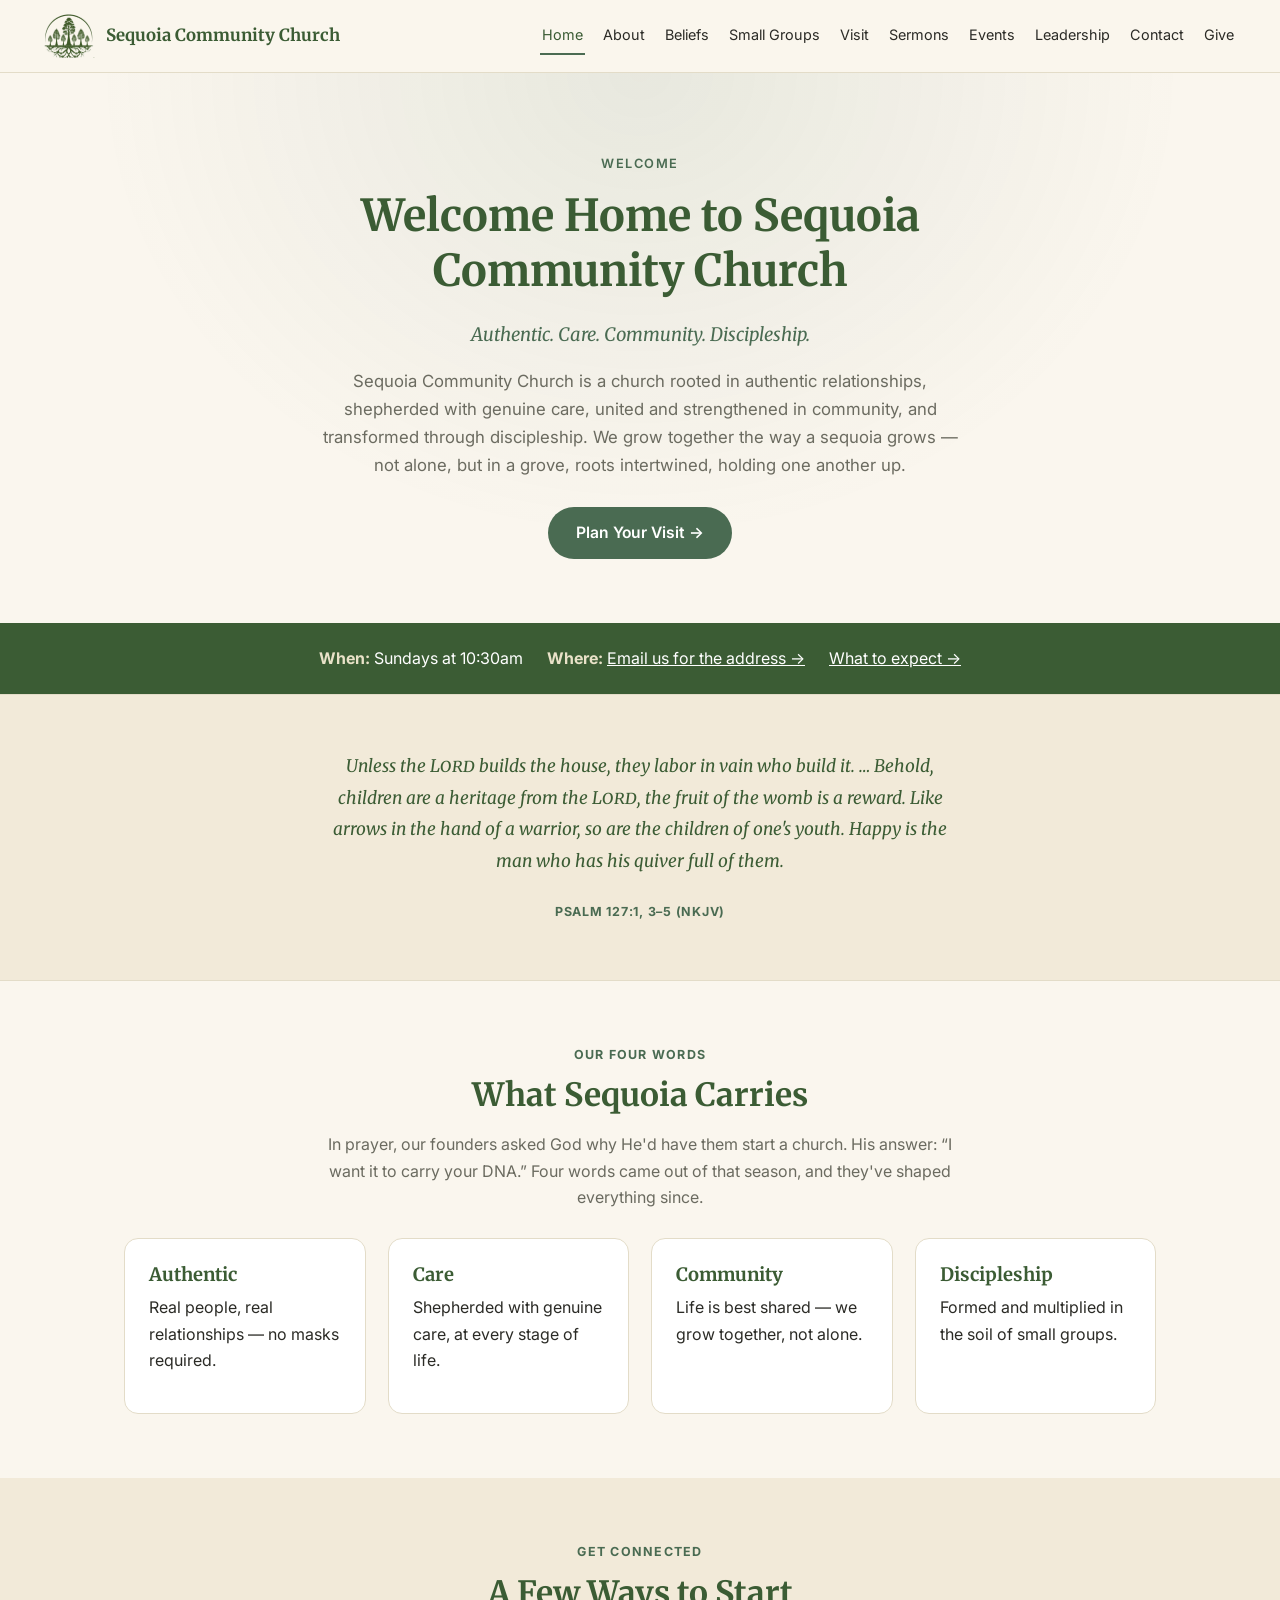
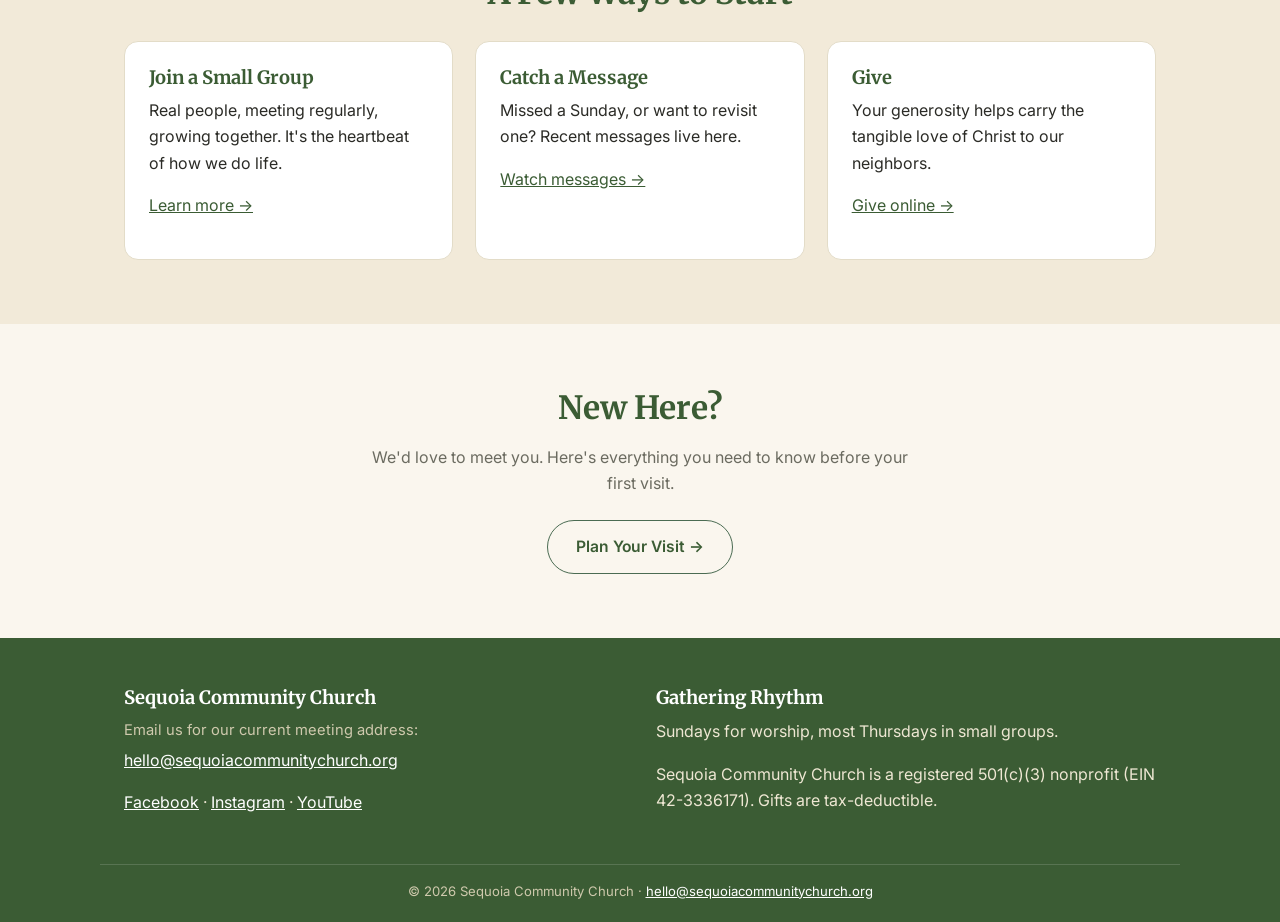
<file: index.html>
<!doctype html>
<html lang="en">
<head>
<meta charset="UTF-8">
<meta name="viewport" content="width=device-width, initial-scale=1">
<title>Sequoia Community Church</title>
<meta name="description" content="Sequoia Community Church — rooted in authentic relationships, united in community, transformed through discipleship, shepherded with genuine care.">
<link rel="icon" type="image/png" href="favicon.png">
<link rel="apple-touch-icon" href="apple-touch-icon.png">
<link rel="preconnect" href="https://fonts.googleapis.com">
<link rel="preconnect" href="https://fonts.gstatic.com" crossorigin>
<link href="https://fonts.googleapis.com/css2?family=Merriweather:wght@400;700;900&family=Inter:wght@400;500;600;700&display=swap" rel="stylesheet">
<link rel="canonical" href="https://sequoiacommunitychurch.org/">
<link rel="stylesheet" href="styles.css?v=2">
</head>
<body>
<header class="site-header">
  <div class="wrap header-inner">
    <a href="/" class="brand">
      <img src="logo-mark.png" alt="Sequoia Community Church logo">
      Sequoia Community Church
    </a>
    <button class="nav-toggle" aria-label="Toggle menu">&#9776;</button>
    <nav class="site-nav">
      <a href="/" class="active">Home</a>
      <a href="/about">About</a>
      <a href="/beliefs">Beliefs</a>
      <a href="/small-groups">Small Groups</a>
      <a href="/visit">Visit</a>
      <a href="/sermons">Sermons</a>
      <a href="/events">Events</a>
      <a href="/leadership">Leadership</a>
      <a href="/contact">Contact</a>
      <a href="/give">Give</a>
    </nav>
  </div>
</header>

<section class="hero">
  <div class="wrap">
    <div class="eyebrow">Welcome</div>
    <h1>Welcome Home to Sequoia Community Church</h1>
    <p class="subhead">Authentic. Care. Community. Discipleship.</p>
    <p class="lede">Sequoia Community Church is a church rooted in authentic relationships, shepherded with genuine care, united and strengthened in community, and transformed through discipleship. We grow together the way a sequoia grows &mdash; not alone, but in a grove, roots intertwined, holding one another up.</p>
    <a href="/visit" class="btn">Plan Your Visit &rarr;</a>
  </div>
</section>

<div class="info-band">
  <div class="wrap">
    <span><strong>When:</strong> Sundays at 10:30am</span>
    <span><strong>Where:</strong> <a href="mailto:hello@sequoiacommunitychurch.org" style="color:#fff;">Email us for the address &rarr;</a></span>
    <span><a href="/visit" style="color:#fff; text-decoration:underline;">What to expect &rarr;</a></span>
  </div>
</div>

<div class="verse-band">
  <div class="wrap">
    <blockquote>
      <p>Unless the <span class="smallcaps">Lord</span> builds the house, they labor in vain who build it. &hellip; Behold, children are a heritage from the <span class="smallcaps">Lord</span>, the fruit of the womb is a reward. Like arrows in the hand of a warrior, so are the children of one's youth. Happy is the man who has his quiver full of them.</p>
      <span class="verse-cite">Psalm 127:1, 3&ndash;5 (NKJV)</span>
    </blockquote>
  </div>
</div>

<section class="section">
  <div class="wrap">
    <div class="kicker center">Our Four Words</div>
    <h2 class="center">What Sequoia Carries</h2>
    <p class="center" style="max-width:640px;margin:0 auto 8px;color:var(--muted);">In prayer, our founders asked God why He'd have them start a church. His answer: &ldquo;I want it to carry your DNA.&rdquo; Four words came out of that season, and they've shaped everything since.</p>
    <div class="card-grid mt">
      <div class="card">
        <h3>Authentic</h3>
        <p>Real people, real relationships &mdash; no masks required.</p>
      </div>
      <div class="card">
        <h3>Care</h3>
        <p>Shepherded with genuine care, at every stage of life.</p>
      </div>
      <div class="card">
        <h3>Community</h3>
        <p>Life is best shared &mdash; we grow together, not alone.</p>
      </div>
      <div class="card">
        <h3>Discipleship</h3>
        <p>Formed and multiplied in the soil of small groups.</p>
      </div>
    </div>
  </div>
</section>

<section class="section alt">
  <div class="wrap">
    <div class="kicker center">Get Connected</div>
    <h2 class="center">A Few Ways to Start</h2>
    <div class="card-grid mt">
      <div class="card">
        <h3>Join a Small Group</h3>
        <p>Real people, meeting regularly, growing together. It's the heartbeat of how we do life.</p>
        <p><a href="/small-groups">Learn more &rarr;</a></p>
      </div>
      <div class="card">
        <h3>Catch a Message</h3>
        <p>Missed a Sunday, or want to revisit one? Recent messages live here.</p>
        <p><a href="/sermons">Watch messages &rarr;</a></p>
      </div>
      <div class="card">
        <h3>Give</h3>
        <p>Your generosity helps carry the tangible love of Christ to our neighbors.</p>
        <p><a href="/give">Give online &rarr;</a></p>
      </div>
    </div>
  </div>
</section>

<section class="section center">
  <div class="wrap">
    <h2>New Here?</h2>
    <p style="max-width:560px;margin:0 auto 24px;color:var(--muted);">We'd love to meet you. Here's everything you need to know before your first visit.</p>
    <a href="/visit" class="btn outline">Plan Your Visit &rarr;</a>
  </div>
</section>

<footer class="site-footer">
  <div class="wrap footer-inner">
    <div>
      <h3 style="color:#fff;">Sequoia Community Church</h3>
      <p class="info-note">Email us for our current meeting address:</p>
      <p><a href="mailto:hello@sequoiacommunitychurch.org">hello@sequoiacommunitychurch.org</a></p>
      <p><a href="https://www.facebook.com/SequoiaCommunityChurch" target="_blank" rel="noopener">Facebook</a> &middot; <a href="https://www.instagram.com/sequoiacommunitychurch/" target="_blank" rel="noopener">Instagram</a> &middot; <a href="https://www.youtube.com/@SequoiaCommunityChurch" target="_blank" rel="noopener">YouTube</a></p>
    </div>
    <div>
      <h3 style="color:#fff;">Gathering Rhythm</h3>
      <p>Sundays for worship, most Thursdays in small groups.</p>
      <p>Sequoia Community Church is a registered 501(c)(3) nonprofit (EIN 42-3336171). Gifts are tax-deductible.</p>
    </div>
  </div>
  <p class="fine-print">&copy; 2026 Sequoia Community Church &middot; <a href="mailto:hello@sequoiacommunitychurch.org">hello@sequoiacommunitychurch.org</a></p>
</footer>
<script src="script.js"></script>
</body>
</html>
</file>
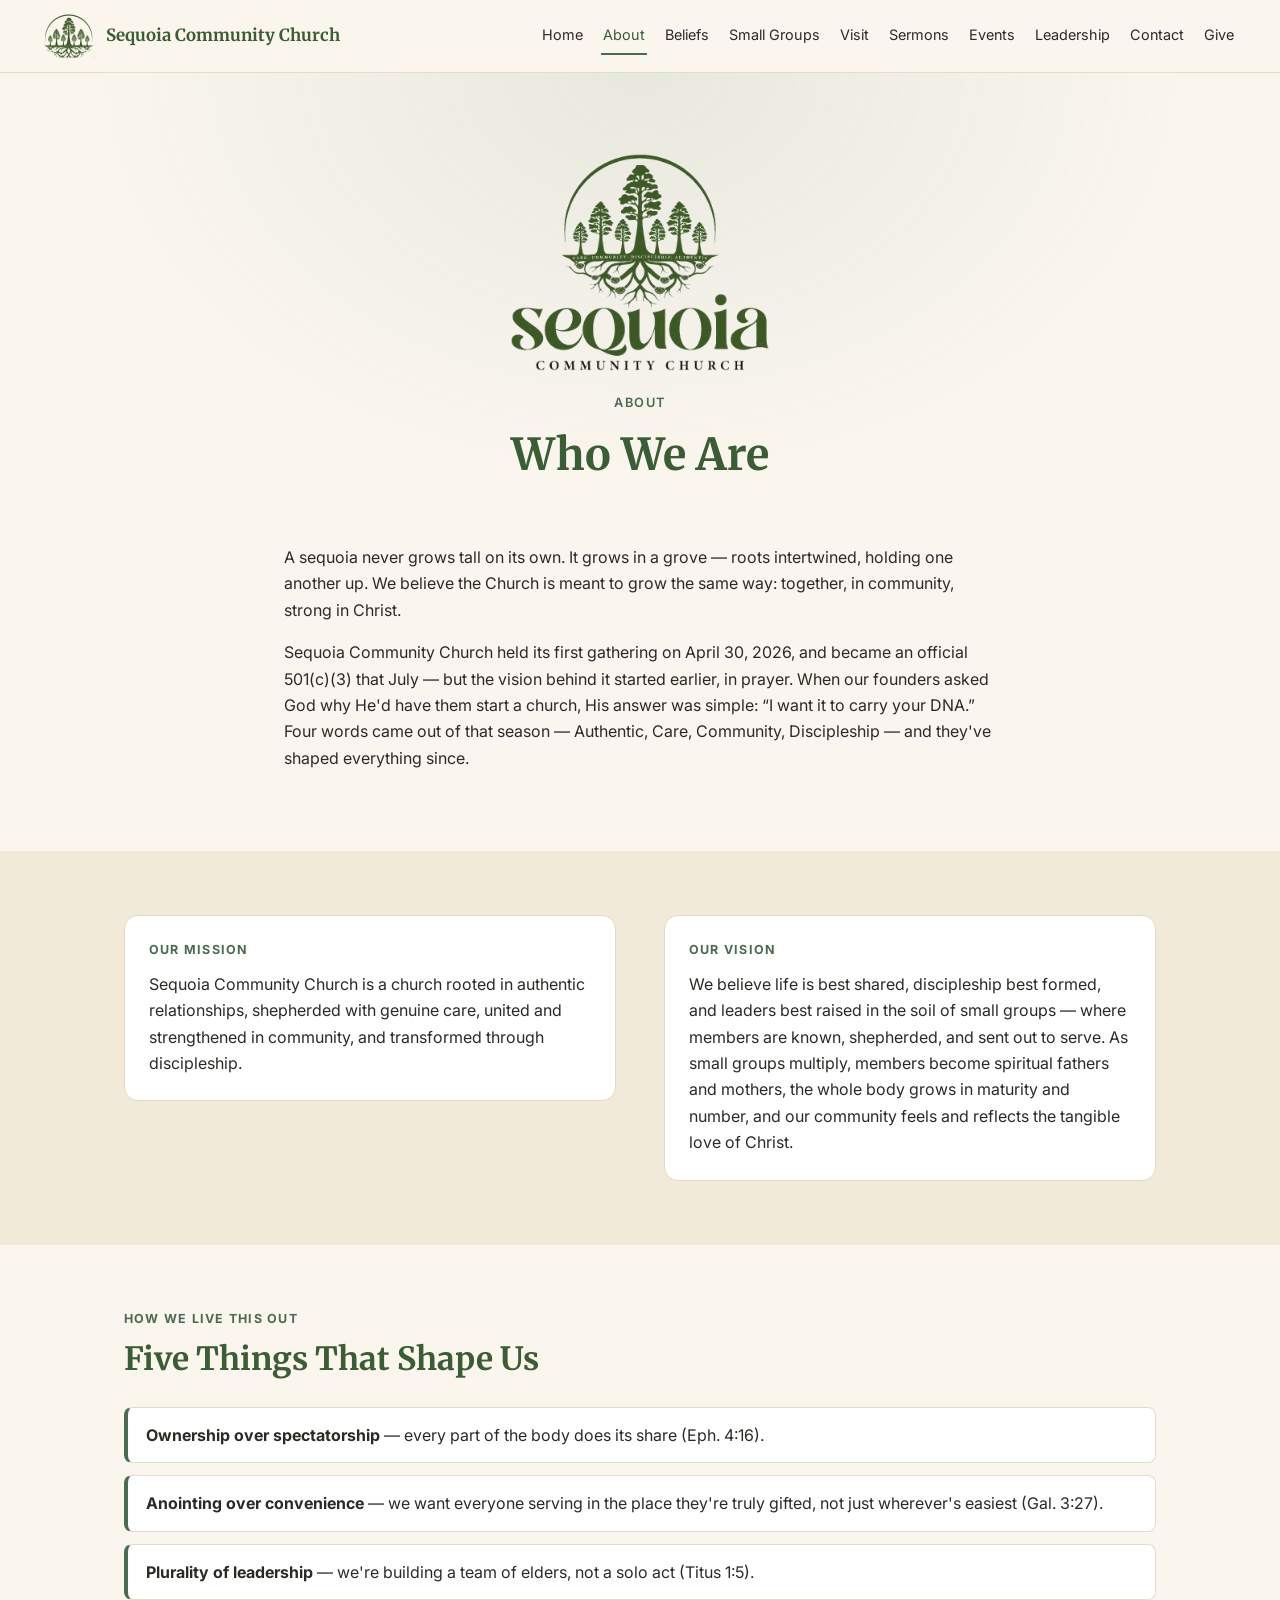
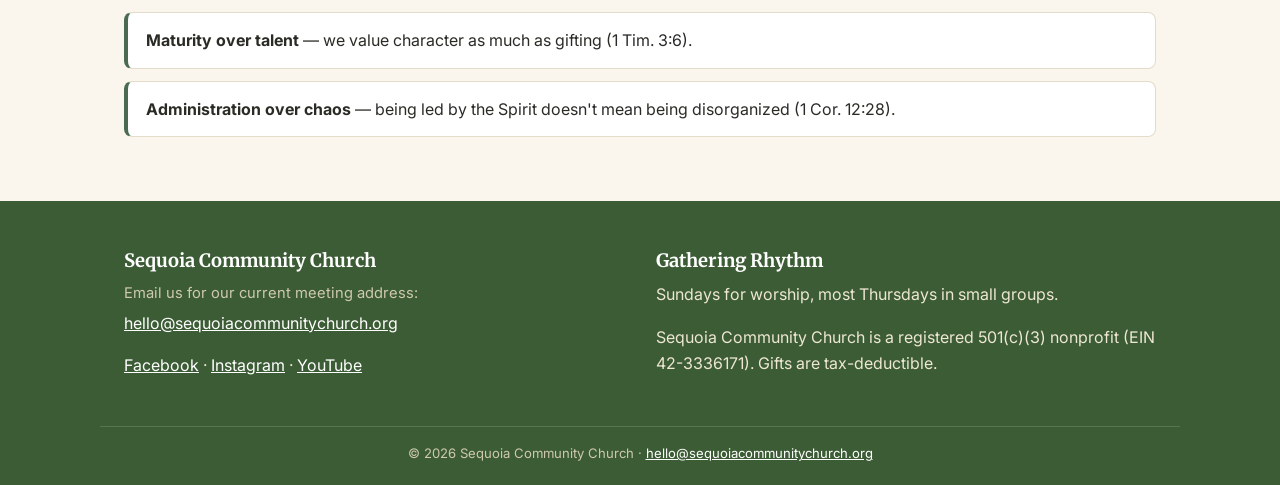
<file: about.html>
<!doctype html>
<html lang="en">
<head>
<meta charset="UTF-8">
<meta name="viewport" content="width=device-width, initial-scale=1">
<title>About — Sequoia Community Church</title>
<meta name="description" content="The story, mission, and vision behind Sequoia Community Church.">
<link rel="icon" type="image/png" href="favicon.png">
<link rel="apple-touch-icon" href="apple-touch-icon.png">
<link rel="preconnect" href="https://fonts.googleapis.com">
<link rel="preconnect" href="https://fonts.gstatic.com" crossorigin>
<link href="https://fonts.googleapis.com/css2?family=Merriweather:wght@400;700;900&family=Inter:wght@400;500;600;700&display=swap" rel="stylesheet">
<link rel="canonical" href="https://sequoiacommunitychurch.org/about">
<link rel="stylesheet" href="styles.css?v=2">
</head>
<body>
<header class="site-header">
  <div class="wrap header-inner">
    <a href="/" class="brand">
      <img src="logo-mark.png" alt="Sequoia Community Church logo">
      Sequoia Community Church
    </a>
    <button class="nav-toggle" aria-label="Toggle menu">&#9776;</button>
    <nav class="site-nav">
      <a href="/">Home</a>
      <a href="/about" class="active">About</a>
      <a href="/beliefs">Beliefs</a>
      <a href="/small-groups">Small Groups</a>
      <a href="/visit">Visit</a>
      <a href="/sermons">Sermons</a>
      <a href="/events">Events</a>
      <a href="/leadership">Leadership</a>
      <a href="/contact">Contact</a>
      <a href="/give">Give</a>
    </nav>
  </div>
</header>

<section class="hero" style="padding-bottom:40px;">
  <div class="wrap">
    <img src="logo-full.png" alt="Sequoia Community Church" class="logo-full">
    <div class="eyebrow">About</div>
    <h1>Who We Are</h1>
  </div>
</section>

<section class="section" style="padding-top:0;">
  <div class="wrap" style="max-width:760px;">
    <p>A sequoia never grows tall on its own. It grows in a grove &mdash; roots intertwined, holding one another up. We believe the Church is meant to grow the same way: together, in community, strong in Christ.</p>
    <p>Sequoia Community Church held its first gathering on April 30, 2026, and became an official 501(c)(3) that July &mdash; but the vision behind it started earlier, in prayer. When our founders asked God why He'd have them start a church, His answer was simple: &ldquo;I want it to carry your DNA.&rdquo; Four words came out of that season &mdash; Authentic, Care, Community, Discipleship &mdash; and they've shaped everything since.</p>
  </div>
</section>

<section class="section alt">
  <div class="wrap two-col">
    <div class="card">
      <div class="kicker">Our Mission</div>
      <p style="margin:0;">Sequoia Community Church is a church rooted in authentic relationships, shepherded with genuine care, united and strengthened in community, and transformed through discipleship.</p>
    </div>
    <div class="card">
      <div class="kicker">Our Vision</div>
      <p style="margin:0;">We believe life is best shared, discipleship best formed, and leaders best raised in the soil of small groups &mdash; where members are known, shepherded, and sent out to serve. As small groups multiply, members become spiritual fathers and mothers, the whole body grows in maturity and number, and our community feels and reflects the tangible love of Christ.</p>
    </div>
  </div>
</section>

<section class="section">
  <div class="wrap">
    <div class="kicker">How We Live This Out</div>
    <h2>Five Things That Shape Us</h2>
    <ul class="belief-list mt">
      <li><strong>Ownership over spectatorship</strong> &mdash; every part of the body does its share (Eph. 4:16).</li>
      <li><strong>Anointing over convenience</strong> &mdash; we want everyone serving in the place they're truly gifted, not just wherever's easiest (Gal. 3:27).</li>
      <li><strong>Plurality of leadership</strong> &mdash; we're building a team of elders, not a solo act (Titus 1:5).</li>
      <li><strong>Maturity over talent</strong> &mdash; we value character as much as gifting (1 Tim. 3:6).</li>
      <li><strong>Administration over chaos</strong> &mdash; being led by the Spirit doesn't mean being disorganized (1 Cor. 12:28).</li>
    </ul>
  </div>
</section>

<footer class="site-footer">
  <div class="wrap footer-inner">
    <div>
      <h3 style="color:#fff;">Sequoia Community Church</h3>
      <p class="info-note">Email us for our current meeting address:</p>
      <p><a href="mailto:hello@sequoiacommunitychurch.org">hello@sequoiacommunitychurch.org</a></p>
      <p><a href="https://www.facebook.com/SequoiaCommunityChurch" target="_blank" rel="noopener">Facebook</a> &middot; <a href="https://www.instagram.com/sequoiacommunitychurch/" target="_blank" rel="noopener">Instagram</a> &middot; <a href="https://www.youtube.com/@SequoiaCommunityChurch" target="_blank" rel="noopener">YouTube</a></p>
    </div>
    <div>
      <h3 style="color:#fff;">Gathering Rhythm</h3>
      <p>Sundays for worship, most Thursdays in small groups.</p>
      <p>Sequoia Community Church is a registered 501(c)(3) nonprofit (EIN 42-3336171). Gifts are tax-deductible.</p>
    </div>
  </div>
  <p class="fine-print">&copy; 2026 Sequoia Community Church &middot; <a href="mailto:hello@sequoiacommunitychurch.org">hello@sequoiacommunitychurch.org</a></p>
</footer>
<script src="script.js"></script>
</body>
</html>
</file>
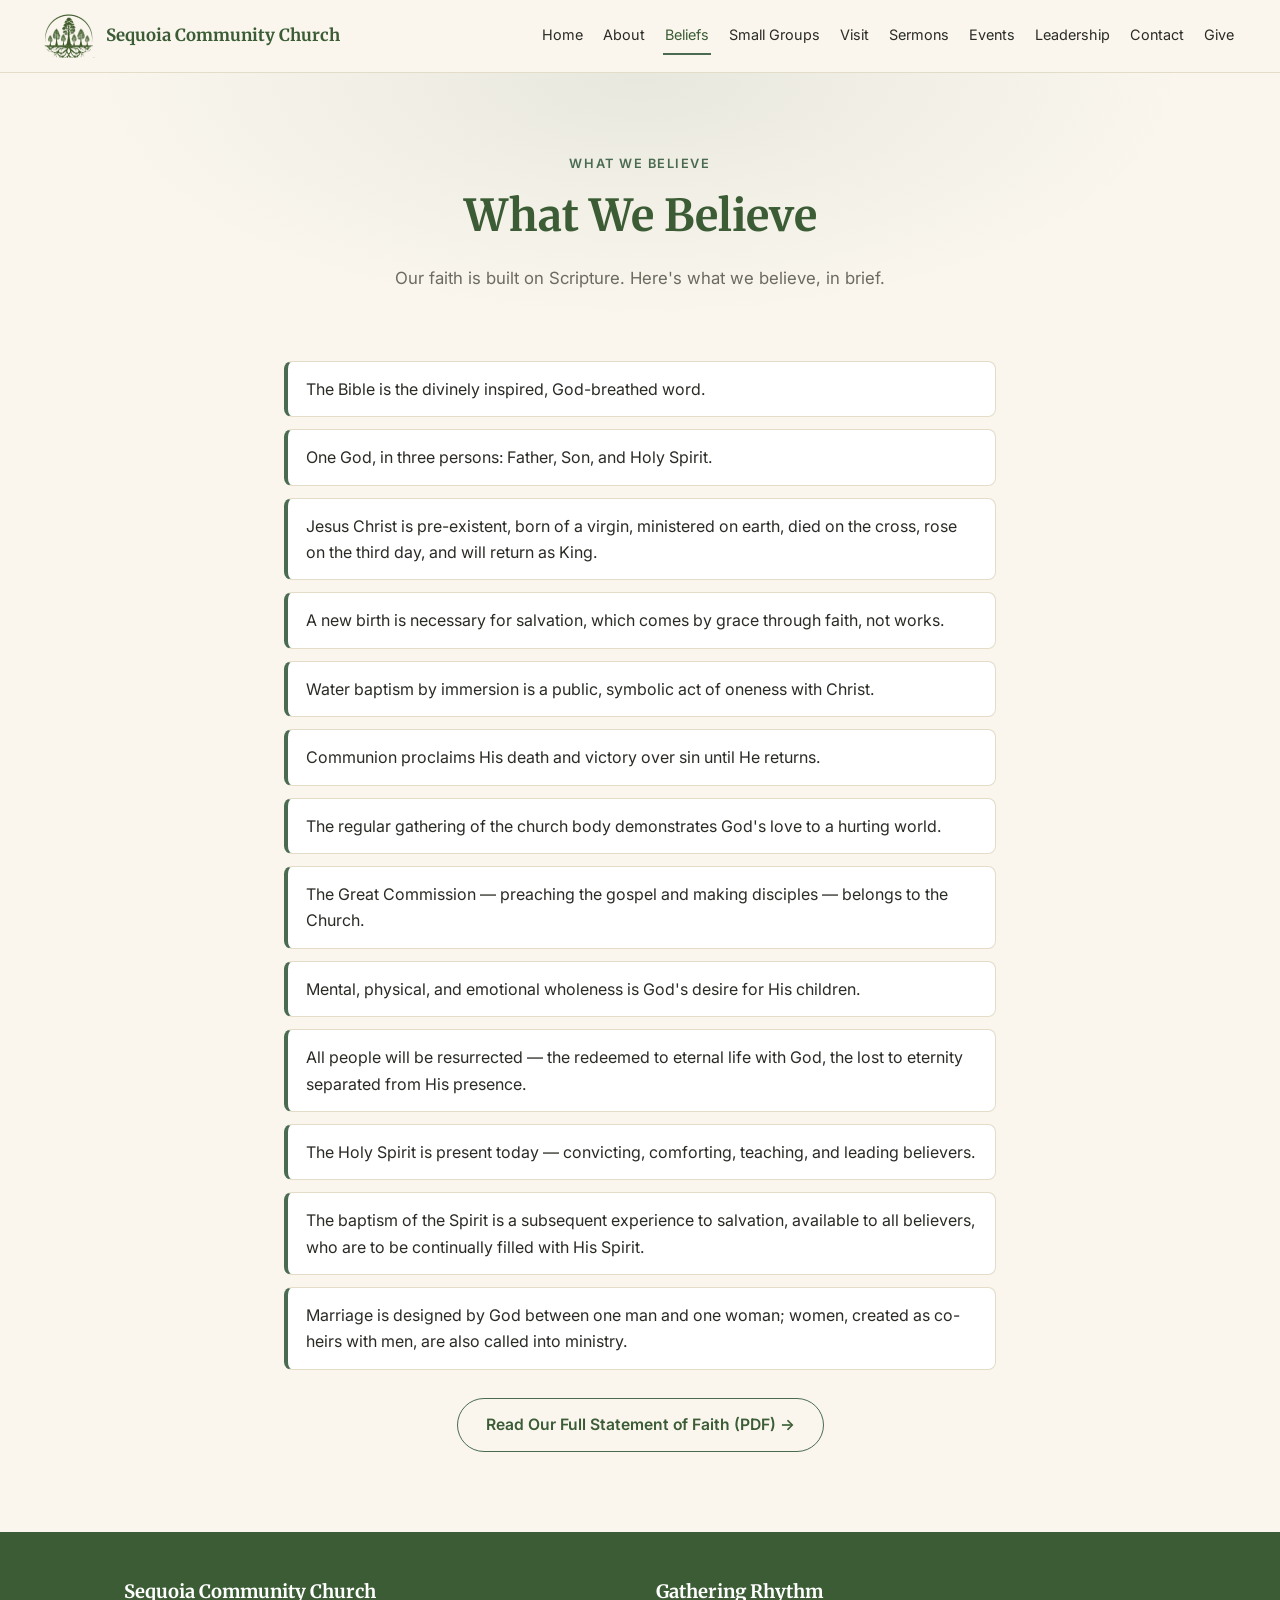
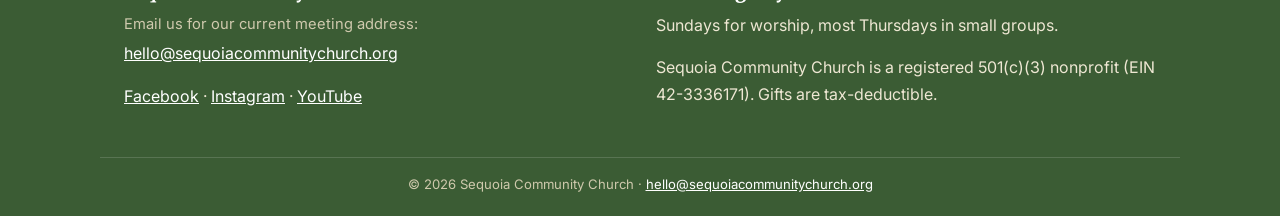
<file: beliefs.html>
<!doctype html>
<html lang="en">
<head>
<meta charset="UTF-8">
<meta name="viewport" content="width=device-width, initial-scale=1">
<title>What We Believe — Sequoia Community Church</title>
<meta name="description" content="Sequoia Community Church's statement of faith, in brief.">
<link rel="icon" type="image/png" href="favicon.png">
<link rel="apple-touch-icon" href="apple-touch-icon.png">
<link rel="preconnect" href="https://fonts.googleapis.com">
<link rel="preconnect" href="https://fonts.gstatic.com" crossorigin>
<link href="https://fonts.googleapis.com/css2?family=Merriweather:wght@400;700;900&family=Inter:wght@400;500;600;700&display=swap" rel="stylesheet">
<link rel="canonical" href="https://sequoiacommunitychurch.org/beliefs">
<link rel="stylesheet" href="styles.css?v=2">
</head>
<body>
<header class="site-header">
  <div class="wrap header-inner">
    <a href="/" class="brand">
      <img src="logo-mark.png" alt="Sequoia Community Church logo">
      Sequoia Community Church
    </a>
    <button class="nav-toggle" aria-label="Toggle menu">&#9776;</button>
    <nav class="site-nav">
      <a href="/">Home</a>
      <a href="/about">About</a>
      <a href="/beliefs" class="active">Beliefs</a>
      <a href="/small-groups">Small Groups</a>
      <a href="/visit">Visit</a>
      <a href="/sermons">Sermons</a>
      <a href="/events">Events</a>
      <a href="/leadership">Leadership</a>
      <a href="/contact">Contact</a>
      <a href="/give">Give</a>
    </nav>
  </div>
</header>

<section class="hero" style="padding-bottom:40px;">
  <div class="wrap">
    <div class="eyebrow">What We Believe</div>
    <h1>What We Believe</h1>
    <p class="lede">Our faith is built on Scripture. Here's what we believe, in brief.</p>
  </div>
</section>

<section class="section" style="padding-top:0;">
  <div class="wrap" style="max-width:760px;">
    <ul class="belief-list">
      <li>The Bible is the divinely inspired, God-breathed word.</li>
      <li>One God, in three persons: Father, Son, and Holy Spirit.</li>
      <li>Jesus Christ is pre-existent, born of a virgin, ministered on earth, died on the cross, rose on the third day, and will return as King.</li>
      <li>A new birth is necessary for salvation, which comes by grace through faith, not works.</li>
      <li>Water baptism by immersion is a public, symbolic act of oneness with Christ.</li>
      <li>Communion proclaims His death and victory over sin until He returns.</li>
      <li>The regular gathering of the church body demonstrates God's love to a hurting world.</li>
      <li>The Great Commission &mdash; preaching the gospel and making disciples &mdash; belongs to the Church.</li>
      <li>Mental, physical, and emotional wholeness is God's desire for His children.</li>
      <li>All people will be resurrected &mdash; the redeemed to eternal life with God, the lost to eternity separated from His presence.</li>
      <li>The Holy Spirit is present today &mdash; convicting, comforting, teaching, and leading believers.</li>
      <li>The baptism of the Spirit is a subsequent experience to salvation, available to all believers, who are to be continually filled with His Spirit.</li>
      <li>Marriage is designed by God between one man and one woman; women, created as co-heirs with men, are also called into ministry.</li>
    </ul>
    <p class="center mt"><a href="statement-of-faith.pdf" class="btn outline" target="_blank" rel="noopener">Read Our Full Statement of Faith (PDF) &rarr;</a></p>
  </div>
</section>

<footer class="site-footer">
  <div class="wrap footer-inner">
    <div>
      <h3 style="color:#fff;">Sequoia Community Church</h3>
      <p class="info-note">Email us for our current meeting address:</p>
      <p><a href="mailto:hello@sequoiacommunitychurch.org">hello@sequoiacommunitychurch.org</a></p>
      <p><a href="https://www.facebook.com/SequoiaCommunityChurch" target="_blank" rel="noopener">Facebook</a> &middot; <a href="https://www.instagram.com/sequoiacommunitychurch/" target="_blank" rel="noopener">Instagram</a> &middot; <a href="https://www.youtube.com/@SequoiaCommunityChurch" target="_blank" rel="noopener">YouTube</a></p>
    </div>
    <div>
      <h3 style="color:#fff;">Gathering Rhythm</h3>
      <p>Sundays for worship, most Thursdays in small groups.</p>
      <p>Sequoia Community Church is a registered 501(c)(3) nonprofit (EIN 42-3336171). Gifts are tax-deductible.</p>
    </div>
  </div>
  <p class="fine-print">&copy; 2026 Sequoia Community Church &middot; <a href="mailto:hello@sequoiacommunitychurch.org">hello@sequoiacommunitychurch.org</a></p>
</footer>
<script src="script.js"></script>
</body>
</html>
</file>
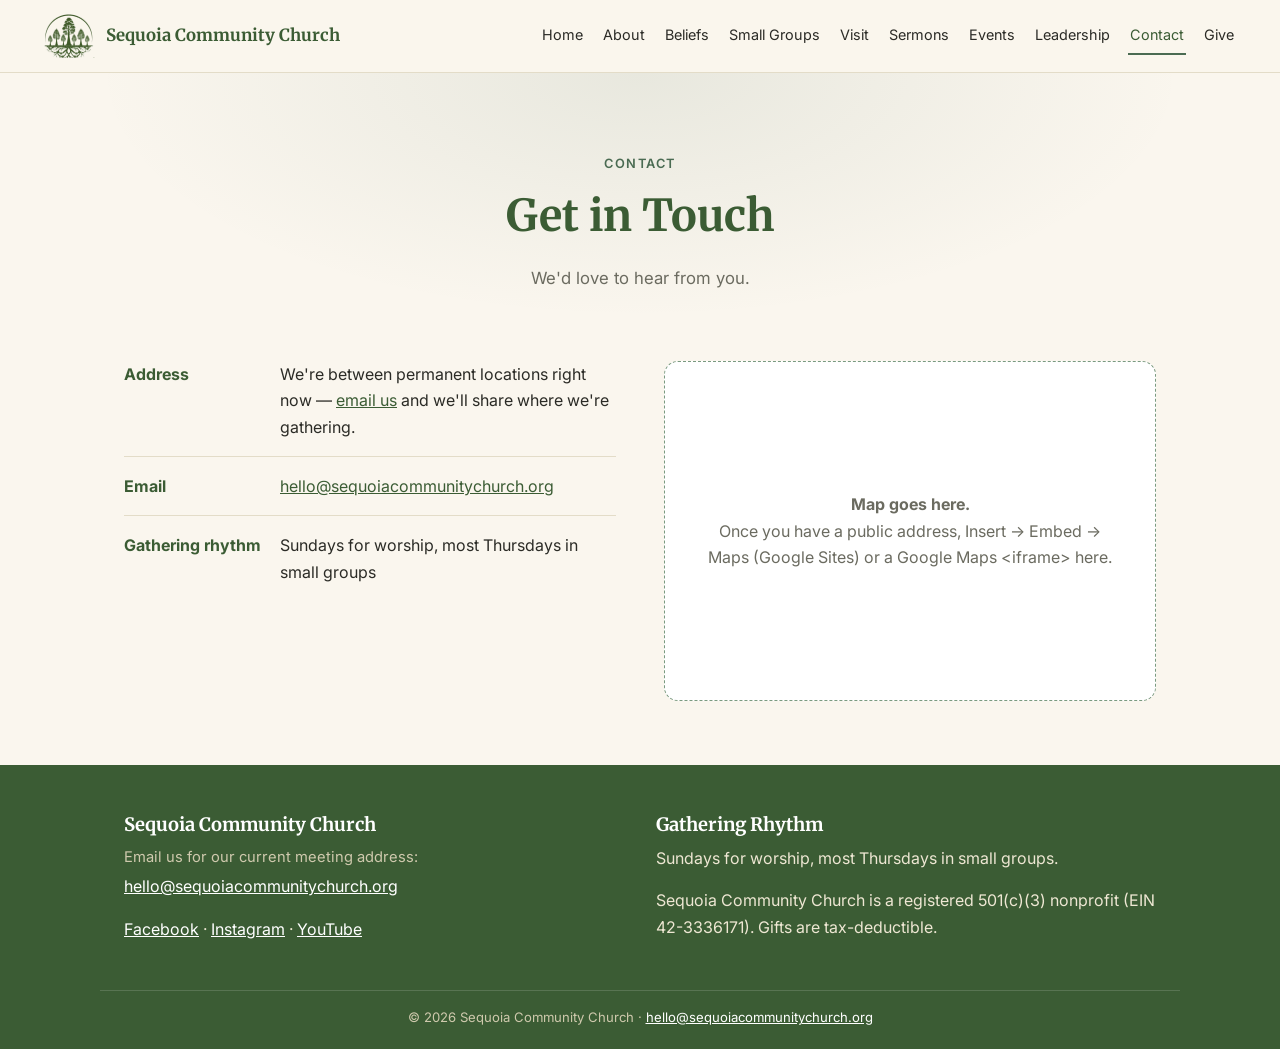
<file: contact.html>
<!doctype html>
<html lang="en">
<head>
<meta charset="UTF-8">
<meta name="viewport" content="width=device-width, initial-scale=1">
<title>Contact — Sequoia Community Church</title>
<meta name="description" content="Get in touch with Sequoia Community Church.">
<link rel="icon" type="image/png" href="favicon.png">
<link rel="apple-touch-icon" href="apple-touch-icon.png">
<link rel="preconnect" href="https://fonts.googleapis.com">
<link rel="preconnect" href="https://fonts.gstatic.com" crossorigin>
<link href="https://fonts.googleapis.com/css2?family=Merriweather:wght@400;700;900&family=Inter:wght@400;500;600;700&display=swap" rel="stylesheet">
<link rel="canonical" href="https://sequoiacommunitychurch.org/contact">
<link rel="stylesheet" href="styles.css?v=2">
</head>
<body>
<header class="site-header">
  <div class="wrap header-inner">
    <a href="/" class="brand">
      <img src="logo-mark.png" alt="Sequoia Community Church logo">
      Sequoia Community Church
    </a>
    <button class="nav-toggle" aria-label="Toggle menu">&#9776;</button>
    <nav class="site-nav">
      <a href="/">Home</a>
      <a href="/about">About</a>
      <a href="/beliefs">Beliefs</a>
      <a href="/small-groups">Small Groups</a>
      <a href="/visit">Visit</a>
      <a href="/sermons">Sermons</a>
      <a href="/events">Events</a>
      <a href="/leadership">Leadership</a>
      <a href="/contact" class="active">Contact</a>
      <a href="/give">Give</a>
    </nav>
  </div>
</header>

<section class="hero" style="padding-bottom:40px;">
  <div class="wrap">
    <div class="eyebrow">Contact</div>
    <h1>Get in Touch</h1>
    <p class="lede">We'd love to hear from you.</p>
  </div>
</section>

<section class="section" style="padding-top:0;">
  <div class="wrap two-col">
    <div>
      <ul class="detail-list">
        <li>
          <span class="label">Address</span>
          <span>We're between permanent locations right now &mdash; <a href="mailto:hello@sequoiacommunitychurch.org">email us</a> and we'll share where we're gathering.</span>
        </li>
        <li>
          <span class="label">Email</span>
          <span><a href="mailto:hello@sequoiacommunitychurch.org">hello@sequoiacommunitychurch.org</a></span>
        </li>
        <li>
          <span class="label">Gathering rhythm</span>
          <span>Sundays for worship, most Thursdays in small groups</span>
        </li>
      </ul>
    </div>
    <div>
      <div class="embed-frame">
        <div>
          <p style="margin:0;color:var(--muted);"><strong>Map goes here.</strong><br>Once you have a public address, Insert &rarr; Embed &rarr; Maps (Google Sites) or a Google Maps &lt;iframe&gt; here.</p>
        </div>
      </div>
    </div>
  </div>
</section>

<footer class="site-footer">
  <div class="wrap footer-inner">
    <div>
      <h3 style="color:#fff;">Sequoia Community Church</h3>
      <p class="info-note">Email us for our current meeting address:</p>
      <p><a href="mailto:hello@sequoiacommunitychurch.org">hello@sequoiacommunitychurch.org</a></p>
      <p><a href="https://www.facebook.com/SequoiaCommunityChurch" target="_blank" rel="noopener">Facebook</a> &middot; <a href="https://www.instagram.com/sequoiacommunitychurch/" target="_blank" rel="noopener">Instagram</a> &middot; <a href="https://www.youtube.com/@SequoiaCommunityChurch" target="_blank" rel="noopener">YouTube</a></p>
    </div>
    <div>
      <h3 style="color:#fff;">Gathering Rhythm</h3>
      <p>Sundays for worship, most Thursdays in small groups.</p>
      <p>Sequoia Community Church is a registered 501(c)(3) nonprofit (EIN 42-3336171). Gifts are tax-deductible.</p>
    </div>
  </div>
  <p class="fine-print">&copy; 2026 Sequoia Community Church &middot; <a href="mailto:hello@sequoiacommunitychurch.org">hello@sequoiacommunitychurch.org</a></p>
</footer>
<script src="script.js"></script>
</body>
</html>
</file>
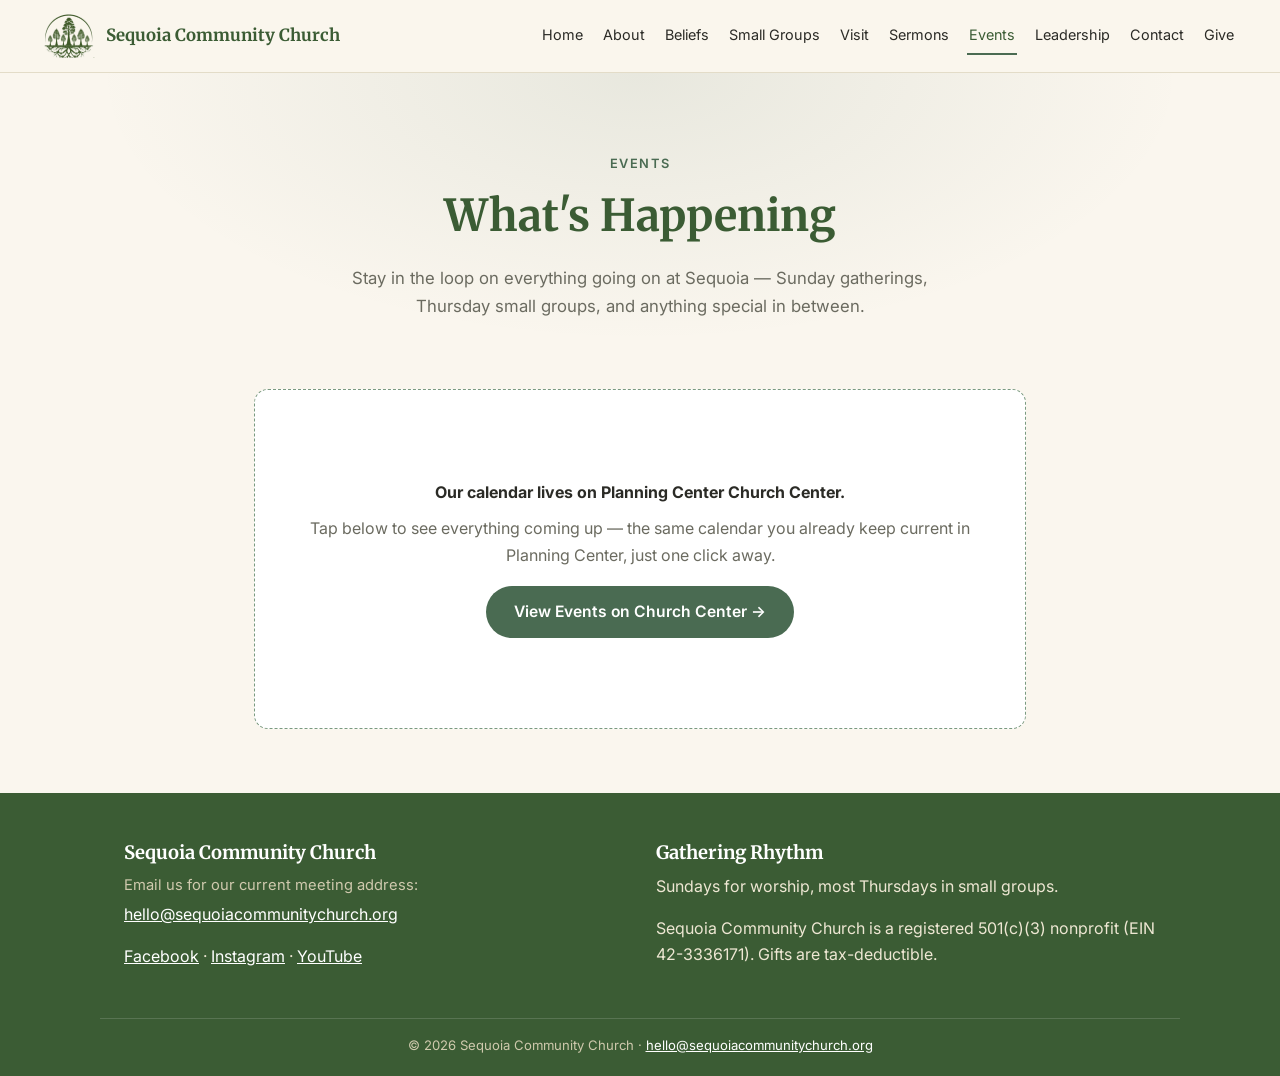
<file: events.html>
<!doctype html>
<html lang="en">
<head>
<meta charset="UTF-8">
<meta name="viewport" content="width=device-width, initial-scale=1">
<title>Events — Sequoia Community Church</title>
<meta name="description" content="Upcoming events at Sequoia Community Church.">
<link rel="icon" type="image/png" href="favicon.png">
<link rel="apple-touch-icon" href="apple-touch-icon.png">
<link rel="preconnect" href="https://fonts.googleapis.com">
<link rel="preconnect" href="https://fonts.gstatic.com" crossorigin>
<link href="https://fonts.googleapis.com/css2?family=Merriweather:wght@400;700;900&family=Inter:wght@400;500;600;700&display=swap" rel="stylesheet">
<link rel="canonical" href="https://sequoiacommunitychurch.org/events">
<link rel="stylesheet" href="styles.css?v=2">
</head>
<body>
<header class="site-header">
  <div class="wrap header-inner">
    <a href="/" class="brand">
      <img src="logo-mark.png" alt="Sequoia Community Church logo">
      Sequoia Community Church
    </a>
    <button class="nav-toggle" aria-label="Toggle menu">&#9776;</button>
    <nav class="site-nav">
      <a href="/">Home</a>
      <a href="/about">About</a>
      <a href="/beliefs">Beliefs</a>
      <a href="/small-groups">Small Groups</a>
      <a href="/visit">Visit</a>
      <a href="/sermons">Sermons</a>
      <a href="/events" class="active">Events</a>
      <a href="/leadership">Leadership</a>
      <a href="/contact">Contact</a>
      <a href="/give">Give</a>
    </nav>
  </div>
</header>

<section class="hero" style="padding-bottom:40px;">
  <div class="wrap">
    <div class="eyebrow">Events</div>
    <h1>What's Happening</h1>
    <p class="lede">Stay in the loop on everything going on at Sequoia &mdash; Sunday gatherings, Thursday small groups, and anything special in between.</p>
  </div>
</section>

<section class="section" style="padding-top:0;">
  <div class="wrap" style="max-width:820px;">
    <div class="embed-frame">
      <div>
        <p style="margin-bottom:10px;"><strong>Our calendar lives on Planning Center Church Center.</strong></p>
        <p style="color:var(--muted);margin-bottom:18px;">Tap below to see everything coming up &mdash; the same calendar you already keep current in Planning Center, just one click away.</p>
        <a href="https://sequoia-community-church-542863.churchcenter.com" class="btn" target="_blank" rel="noopener">View Events on Church Center &rarr;</a>
      </div>
    </div>
  </div>
</section>

<footer class="site-footer">
  <div class="wrap footer-inner">
    <div>
      <h3 style="color:#fff;">Sequoia Community Church</h3>
      <p class="info-note">Email us for our current meeting address:</p>
      <p><a href="mailto:hello@sequoiacommunitychurch.org">hello@sequoiacommunitychurch.org</a></p>
      <p><a href="https://www.facebook.com/SequoiaCommunityChurch" target="_blank" rel="noopener">Facebook</a> &middot; <a href="https://www.instagram.com/sequoiacommunitychurch/" target="_blank" rel="noopener">Instagram</a> &middot; <a href="https://www.youtube.com/@SequoiaCommunityChurch" target="_blank" rel="noopener">YouTube</a></p>
    </div>
    <div>
      <h3 style="color:#fff;">Gathering Rhythm</h3>
      <p>Sundays for worship, most Thursdays in small groups.</p>
      <p>Sequoia Community Church is a registered 501(c)(3) nonprofit (EIN 42-3336171). Gifts are tax-deductible.</p>
    </div>
  </div>
  <p class="fine-print">&copy; 2026 Sequoia Community Church &middot; <a href="mailto:hello@sequoiacommunitychurch.org">hello@sequoiacommunitychurch.org</a></p>
</footer>
<script src="script.js"></script>
</body>
</html>
</file>
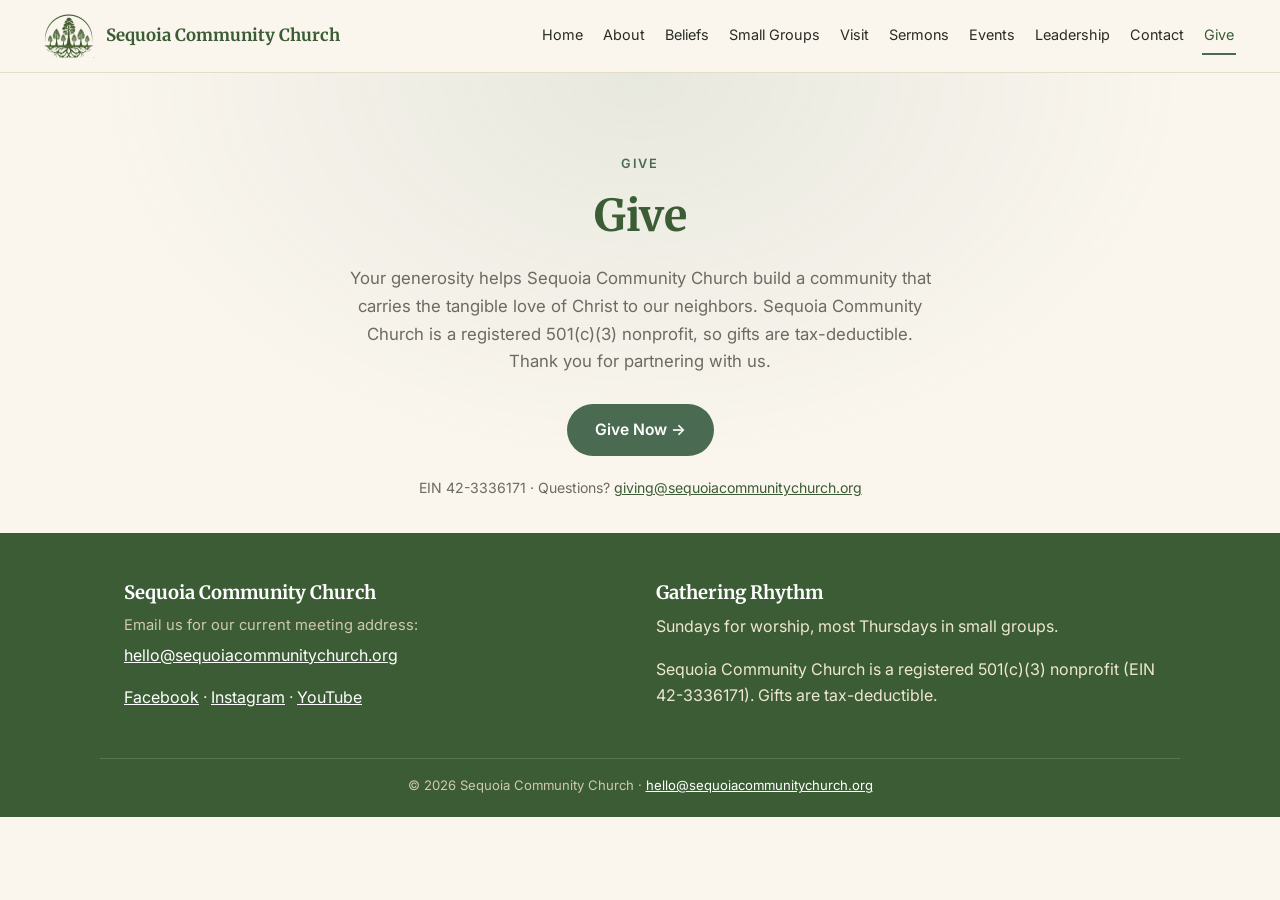
<file: give.html>
<!doctype html>
<html lang="en">
<head>
<meta charset="UTF-8">
<meta name="viewport" content="width=device-width, initial-scale=1">
<title>Give — Sequoia Community Church</title>
<meta name="description" content="Give online to Sequoia Community Church.">
<link rel="icon" type="image/png" href="favicon.png">
<link rel="apple-touch-icon" href="apple-touch-icon.png">
<link rel="preconnect" href="https://fonts.googleapis.com">
<link rel="preconnect" href="https://fonts.gstatic.com" crossorigin>
<link href="https://fonts.googleapis.com/css2?family=Merriweather:wght@400;700;900&family=Inter:wght@400;500;600;700&display=swap" rel="stylesheet">
<link rel="canonical" href="https://sequoiacommunitychurch.org/give">
<link rel="stylesheet" href="styles.css?v=2">
</head>
<body>
<header class="site-header">
  <div class="wrap header-inner">
    <a href="/" class="brand">
      <img src="logo-mark.png" alt="Sequoia Community Church logo">
      Sequoia Community Church
    </a>
    <button class="nav-toggle" aria-label="Toggle menu">&#9776;</button>
    <nav class="site-nav">
      <a href="/">Home</a>
      <a href="/about">About</a>
      <a href="/beliefs">Beliefs</a>
      <a href="/small-groups">Small Groups</a>
      <a href="/visit">Visit</a>
      <a href="/sermons">Sermons</a>
      <a href="/events">Events</a>
      <a href="/leadership">Leadership</a>
      <a href="/contact">Contact</a>
      <a href="/give" class="active">Give</a>
    </nav>
  </div>
</header>

<section class="hero" style="padding-bottom:20px;">
  <div class="wrap" style="max-width:640px;">
    <div class="eyebrow">Give</div>
    <h1>Give</h1>
    <p class="lede">Your generosity helps Sequoia Community Church build a community that carries the tangible love of Christ to our neighbors. Sequoia Community Church is a registered 501(c)(3) nonprofit, so gifts are tax-deductible. Thank you for partnering with us.</p>
    <a href="https://sequoia-community-church-542863.churchcenter.com/giving" class="btn" target="_blank" rel="noopener">Give Now &rarr;</a>
    <p style="margin-top:20px;font-size:0.88rem;color:var(--muted);">EIN 42-3336171 &middot; Questions? <a href="mailto:giving@sequoiacommunitychurch.org">giving@sequoiacommunitychurch.org</a></p>
  </div>
</section>

<footer class="site-footer">
  <div class="wrap footer-inner">
    <div>
      <h3 style="color:#fff;">Sequoia Community Church</h3>
      <p class="info-note">Email us for our current meeting address:</p>
      <p><a href="mailto:hello@sequoiacommunitychurch.org">hello@sequoiacommunitychurch.org</a></p>
      <p><a href="https://www.facebook.com/SequoiaCommunityChurch" target="_blank" rel="noopener">Facebook</a> &middot; <a href="https://www.instagram.com/sequoiacommunitychurch/" target="_blank" rel="noopener">Instagram</a> &middot; <a href="https://www.youtube.com/@SequoiaCommunityChurch" target="_blank" rel="noopener">YouTube</a></p>
    </div>
    <div>
      <h3 style="color:#fff;">Gathering Rhythm</h3>
      <p>Sundays for worship, most Thursdays in small groups.</p>
      <p>Sequoia Community Church is a registered 501(c)(3) nonprofit (EIN 42-3336171). Gifts are tax-deductible.</p>
    </div>
  </div>
  <p class="fine-print">&copy; 2026 Sequoia Community Church &middot; <a href="mailto:hello@sequoiacommunitychurch.org">hello@sequoiacommunitychurch.org</a></p>
</footer>
<script src="script.js"></script>
</body>
</html>
</file>
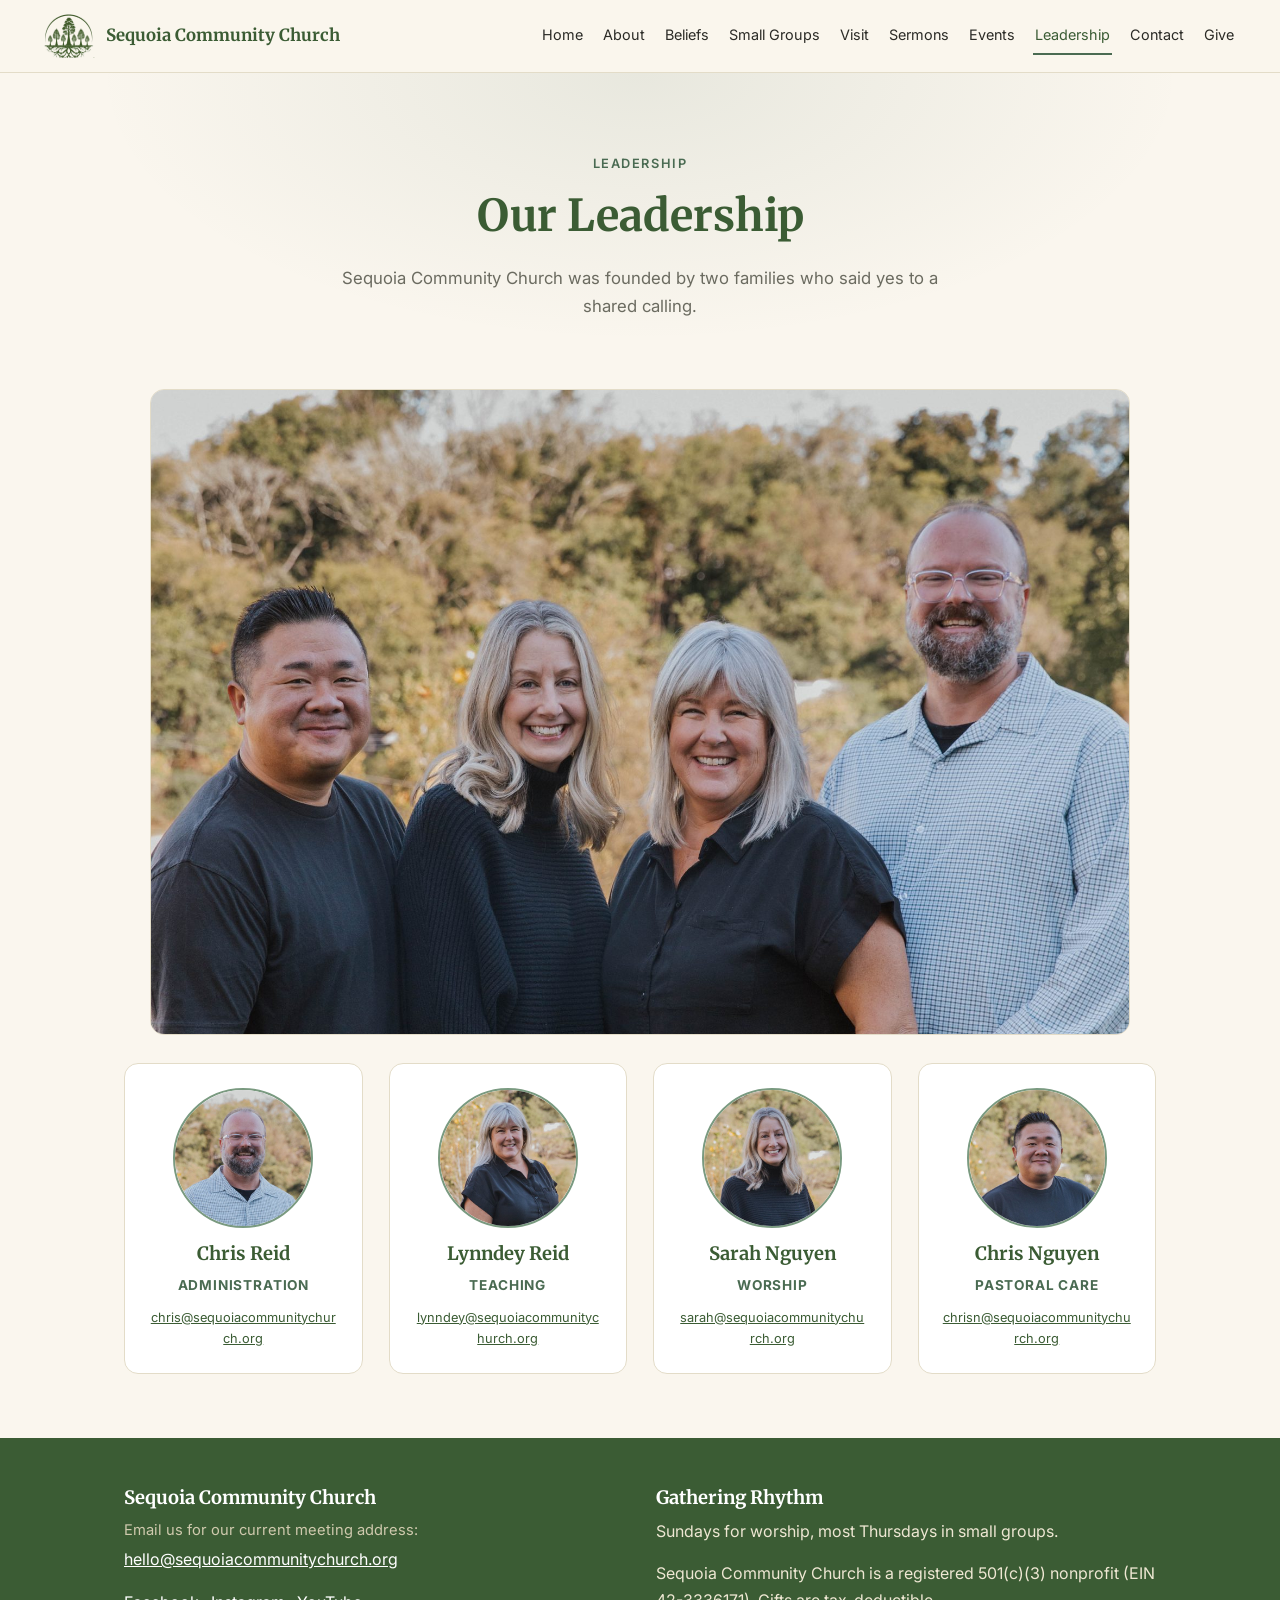
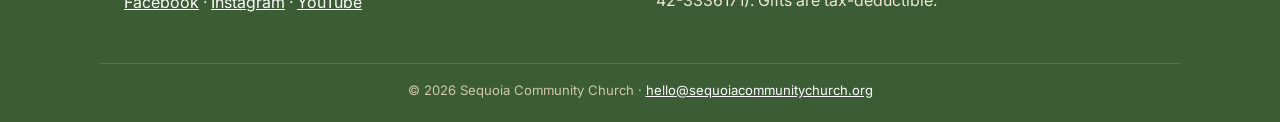
<file: leadership.html>
<!doctype html>
<html lang="en">
<head>
<meta charset="UTF-8">
<meta name="viewport" content="width=device-width, initial-scale=1">
<title>Leadership — Sequoia Community Church</title>
<meta name="description" content="Meet the founding leadership of Sequoia Community Church.">
<link rel="icon" type="image/png" href="favicon.png">
<link rel="apple-touch-icon" href="apple-touch-icon.png">
<link rel="preconnect" href="https://fonts.googleapis.com">
<link rel="preconnect" href="https://fonts.gstatic.com" crossorigin>
<link href="https://fonts.googleapis.com/css2?family=Merriweather:wght@400;700;900&family=Inter:wght@400;500;600;700&display=swap" rel="stylesheet">
<link rel="canonical" href="https://sequoiacommunitychurch.org/leadership">
<link rel="stylesheet" href="styles.css?v=2">
</head>
<body>
<header class="site-header">
  <div class="wrap header-inner">
    <a href="/" class="brand">
      <img src="logo-mark.png" alt="Sequoia Community Church logo">
      Sequoia Community Church
    </a>
    <button class="nav-toggle" aria-label="Toggle menu">&#9776;</button>
    <nav class="site-nav">
      <a href="/">Home</a>
      <a href="/about">About</a>
      <a href="/beliefs">Beliefs</a>
      <a href="/small-groups">Small Groups</a>
      <a href="/visit">Visit</a>
      <a href="/sermons">Sermons</a>
      <a href="/events">Events</a>
      <a href="/leadership" class="active">Leadership</a>
      <a href="/contact">Contact</a>
      <a href="/give">Give</a>
    </nav>
  </div>
</header>

<section class="hero" style="padding-bottom:40px;">
  <div class="wrap">
    <div class="eyebrow">Leadership</div>
    <h1>Our Leadership</h1>
    <p class="lede">Sequoia Community Church was founded by two families who said yes to a shared calling.</p>
  </div>
</section>

<section class="section" style="padding-top:0;">
  <div class="wrap">
    <figure class="team-photo">
      <img src="images/leadership-team.jpg" alt="Sequoia Community Church founding leaders (left to right) Chris Nguyen, Sarah Nguyen, Lynndey Reid, and Chris Reid" width="1800" height="1186">
    </figure>
    <div class="people-grid">
      <div class="person">
        <img class="avatar avatar-photo" src="images/leader-chris-reid.jpg" alt="Chris Reid" width="140" height="140" loading="lazy">
        <h3>Chris Reid</h3>
        <p style="margin:0 0 10px;color:var(--green);font-weight:700;font-size:0.85rem;text-transform:uppercase;letter-spacing:0.06em;">Administration</p>
        <p style="margin:0;font-size:0.8rem;word-break:break-word;"><a href="mailto:chris@sequoiacommunitychurch.org">chris@sequoiacommunitychurch.org</a></p>
      </div>
      <div class="person">
        <img class="avatar avatar-photo" src="images/leader-lynndey-reid.jpg" alt="Lynndey Reid" width="140" height="140" loading="lazy">
        <h3>Lynndey Reid</h3>
        <p style="margin:0 0 10px;color:var(--green);font-weight:700;font-size:0.85rem;text-transform:uppercase;letter-spacing:0.06em;">Teaching</p>
        <p style="margin:0;font-size:0.8rem;word-break:break-word;"><a href="mailto:lynndey@sequoiacommunitychurch.org">lynndey@sequoiacommunitychurch.org</a></p>
      </div>
      <div class="person">
        <img class="avatar avatar-photo" src="images/leader-sarah-nguyen.jpg" alt="Sarah Nguyen" width="140" height="140" loading="lazy">
        <h3>Sarah Nguyen</h3>
        <p style="margin:0 0 10px;color:var(--green);font-weight:700;font-size:0.85rem;text-transform:uppercase;letter-spacing:0.06em;">Worship</p>
        <p style="margin:0;font-size:0.8rem;word-break:break-word;"><a href="mailto:sarah@sequoiacommunitychurch.org">sarah@sequoiacommunitychurch.org</a></p>
      </div>
      <div class="person">
        <img class="avatar avatar-photo" src="images/leader-chris-nguyen.jpg" alt="Chris Nguyen" width="140" height="140" loading="lazy">
        <h3>Chris Nguyen</h3>
        <p style="margin:0 0 10px;color:var(--green);font-weight:700;font-size:0.85rem;text-transform:uppercase;letter-spacing:0.06em;">Pastoral Care</p>
        <p style="margin:0;font-size:0.8rem;word-break:break-word;"><a href="mailto:chrisn@sequoiacommunitychurch.org">chrisn@sequoiacommunitychurch.org</a></p>
      </div>
    </div>
  </div>
</section>

<footer class="site-footer">
  <div class="wrap footer-inner">
    <div>
      <h3 style="color:#fff;">Sequoia Community Church</h3>
      <p class="info-note">Email us for our current meeting address:</p>
      <p><a href="mailto:hello@sequoiacommunitychurch.org">hello@sequoiacommunitychurch.org</a></p>
      <p><a href="https://www.facebook.com/SequoiaCommunityChurch" target="_blank" rel="noopener">Facebook</a> &middot; <a href="https://www.instagram.com/sequoiacommunitychurch/" target="_blank" rel="noopener">Instagram</a> &middot; <a href="https://www.youtube.com/@SequoiaCommunityChurch" target="_blank" rel="noopener">YouTube</a></p>
    </div>
    <div>
      <h3 style="color:#fff;">Gathering Rhythm</h3>
      <p>Sundays for worship, most Thursdays in small groups.</p>
      <p>Sequoia Community Church is a registered 501(c)(3) nonprofit (EIN 42-3336171). Gifts are tax-deductible.</p>
    </div>
  </div>
  <p class="fine-print">&copy; 2026 Sequoia Community Church &middot; <a href="mailto:hello@sequoiacommunitychurch.org">hello@sequoiacommunitychurch.org</a></p>
</footer>
<script src="script.js"></script>
</body>
</html>
</file>
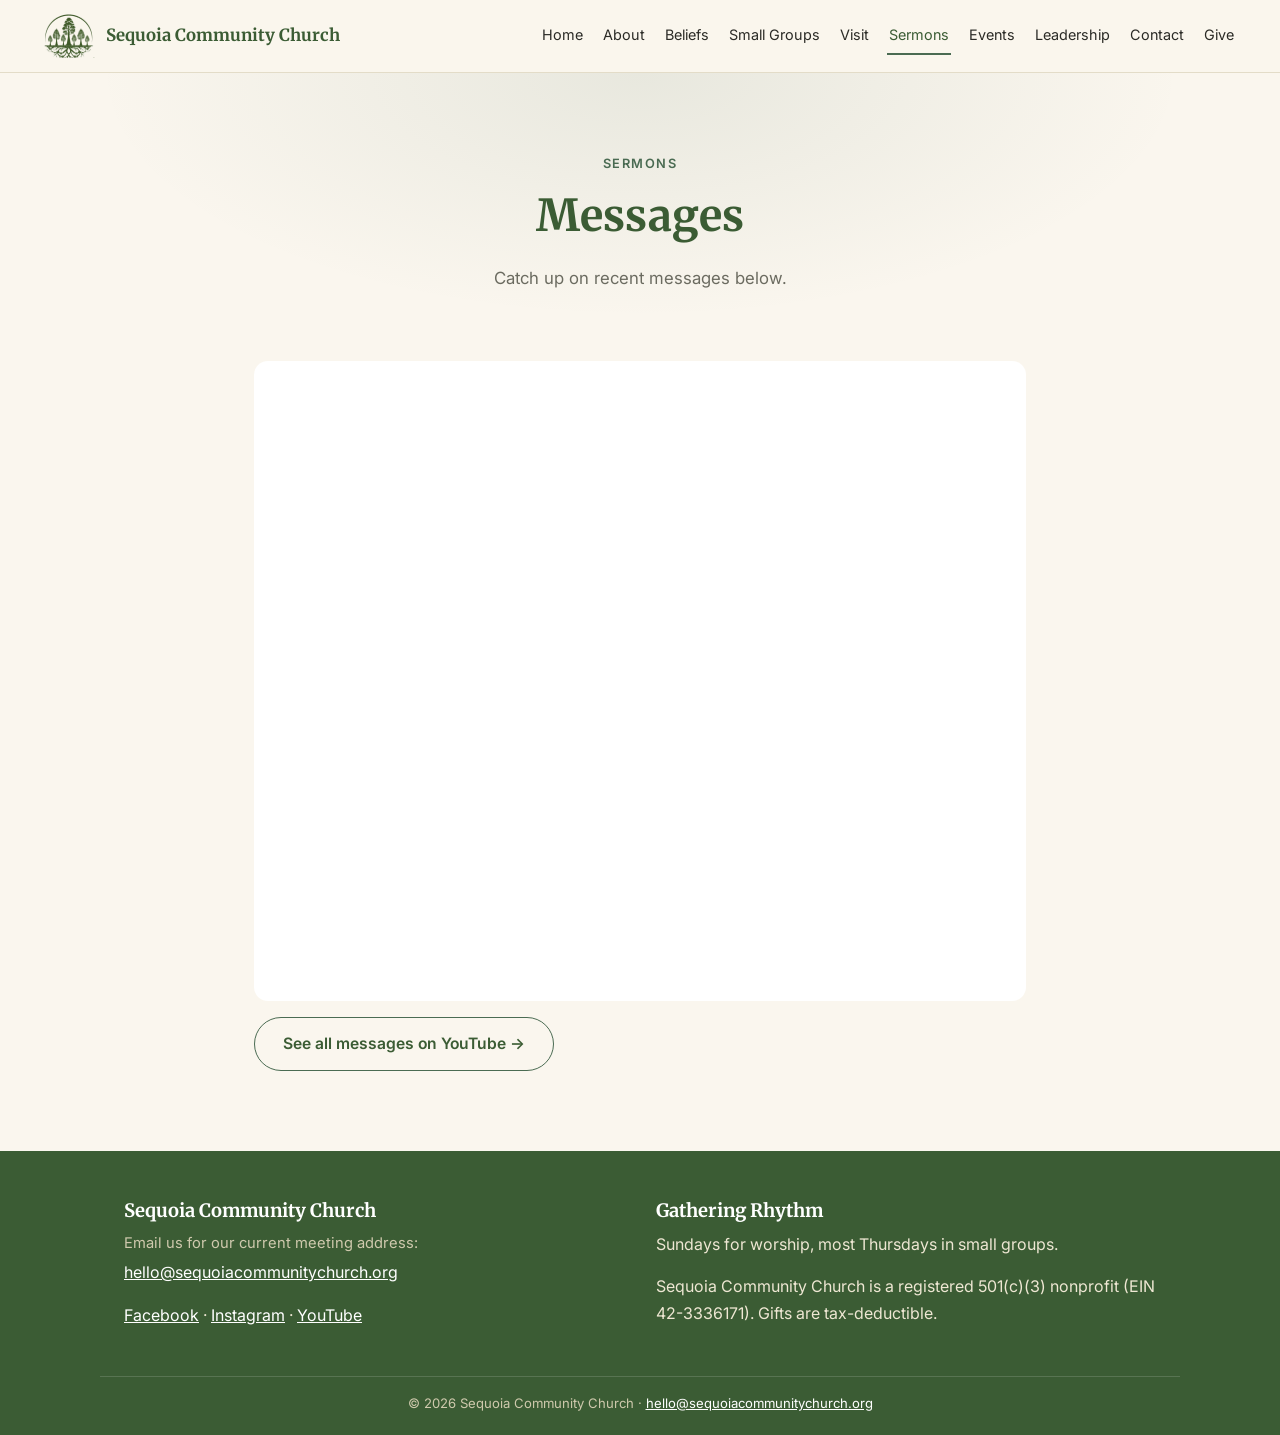
<file: sermons.html>
<!doctype html>
<html lang="en">
<head>
<meta charset="UTF-8">
<meta name="viewport" content="width=device-width, initial-scale=1">
<title>Sermons — Sequoia Community Church</title>
<meta name="description" content="Recent messages from Sequoia Community Church.">
<link rel="icon" type="image/png" href="favicon.png">
<link rel="apple-touch-icon" href="apple-touch-icon.png">
<link rel="preconnect" href="https://fonts.googleapis.com">
<link rel="preconnect" href="https://fonts.gstatic.com" crossorigin>
<link href="https://fonts.googleapis.com/css2?family=Merriweather:wght@400;700;900&family=Inter:wght@400;500;600;700&display=swap" rel="stylesheet">
<link rel="canonical" href="https://sequoiacommunitychurch.org/sermons">
<link rel="stylesheet" href="styles.css?v=2">
</head>
<body>
<header class="site-header">
  <div class="wrap header-inner">
    <a href="/" class="brand">
      <img src="logo-mark.png" alt="Sequoia Community Church logo">
      Sequoia Community Church
    </a>
    <button class="nav-toggle" aria-label="Toggle menu">&#9776;</button>
    <nav class="site-nav">
      <a href="/">Home</a>
      <a href="/about">About</a>
      <a href="/beliefs">Beliefs</a>
      <a href="/small-groups">Small Groups</a>
      <a href="/visit">Visit</a>
      <a href="/sermons" class="active">Sermons</a>
      <a href="/events">Events</a>
      <a href="/leadership">Leadership</a>
      <a href="/contact">Contact</a>
      <a href="/give">Give</a>
    </nav>
  </div>
</header>

<section class="hero" style="padding-bottom:40px;">
  <div class="wrap">
    <div class="eyebrow">Sermons</div>
    <h1>Messages</h1>
    <p class="lede">Catch up on recent messages below.</p>
  </div>
</section>

<section class="section" style="padding-top:0;">
  <div class="wrap" style="max-width:820px;">
    <div class="embed-frame" style="padding:0;border:0;">
      <iframe src="https://www.youtube.com/embed/videoseries?list=PLcHhQfIbhPMc" title="Sequoia Community Church Messages" allowfullscreen></iframe>
    </div>
    <p style="margin-top:16px;"><a href="https://www.youtube.com/@SequoiaCommunityChurch" class="btn outline" target="_blank" rel="noopener">See all messages on YouTube &rarr;</a></p>
  </div>
</section>

<footer class="site-footer">
  <div class="wrap footer-inner">
    <div>
      <h3 style="color:#fff;">Sequoia Community Church</h3>
      <p class="info-note">Email us for our current meeting address:</p>
      <p><a href="mailto:hello@sequoiacommunitychurch.org">hello@sequoiacommunitychurch.org</a></p>
      <p><a href="https://www.facebook.com/SequoiaCommunityChurch" target="_blank" rel="noopener">Facebook</a> &middot; <a href="https://www.instagram.com/sequoiacommunitychurch/" target="_blank" rel="noopener">Instagram</a> &middot; <a href="https://www.youtube.com/@SequoiaCommunityChurch" target="_blank" rel="noopener">YouTube</a></p>
    </div>
    <div>
      <h3 style="color:#fff;">Gathering Rhythm</h3>
      <p>Sundays for worship, most Thursdays in small groups.</p>
      <p>Sequoia Community Church is a registered 501(c)(3) nonprofit (EIN 42-3336171). Gifts are tax-deductible.</p>
    </div>
  </div>
  <p class="fine-print">&copy; 2026 Sequoia Community Church &middot; <a href="mailto:hello@sequoiacommunitychurch.org">hello@sequoiacommunitychurch.org</a></p>
</footer>
<script src="script.js"></script>
</body>
</html>
</file>
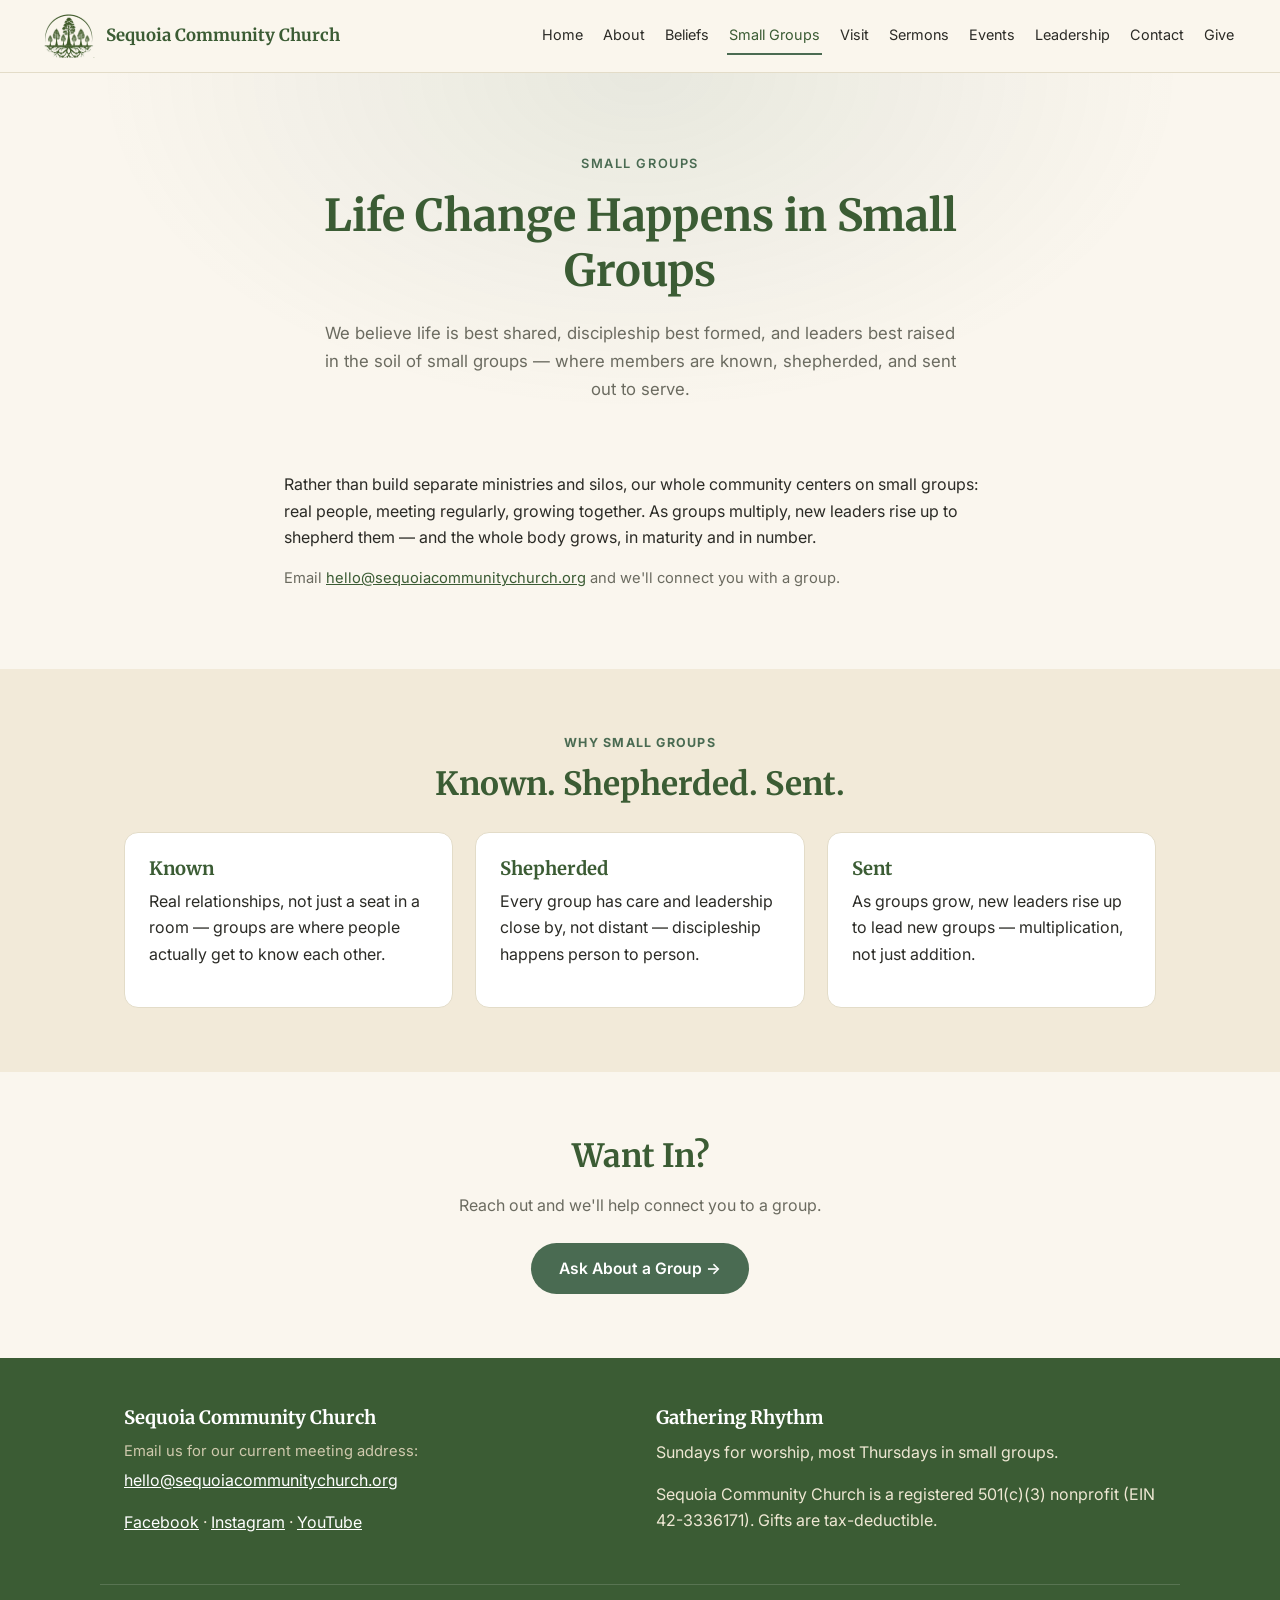
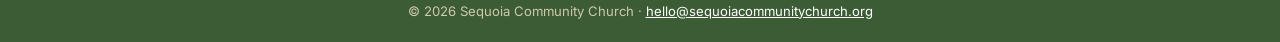
<file: small-groups.html>
<!doctype html>
<html lang="en">
<head>
<meta charset="UTF-8">
<meta name="viewport" content="width=device-width, initial-scale=1">
<title>Small Groups — Sequoia Community Church</title>
<meta name="description" content="Why small groups are the pathway into life at Sequoia Community Church, and how to join one.">
<link rel="icon" type="image/png" href="favicon.png">
<link rel="apple-touch-icon" href="apple-touch-icon.png">
<link rel="preconnect" href="https://fonts.googleapis.com">
<link rel="preconnect" href="https://fonts.gstatic.com" crossorigin>
<link href="https://fonts.googleapis.com/css2?family=Merriweather:wght@400;700;900&family=Inter:wght@400;500;600;700&display=swap" rel="stylesheet">
<link rel="canonical" href="https://sequoiacommunitychurch.org/small-groups">
<link rel="stylesheet" href="styles.css?v=2">
</head>
<body>
<header class="site-header">
  <div class="wrap header-inner">
    <a href="/" class="brand">
      <img src="logo-mark.png" alt="Sequoia Community Church logo">
      Sequoia Community Church
    </a>
    <button class="nav-toggle" aria-label="Toggle menu">&#9776;</button>
    <nav class="site-nav">
      <a href="/">Home</a>
      <a href="/about">About</a>
      <a href="/beliefs">Beliefs</a>
      <a href="/small-groups" class="active">Small Groups</a>
      <a href="/visit">Visit</a>
      <a href="/sermons">Sermons</a>
      <a href="/events">Events</a>
      <a href="/leadership">Leadership</a>
      <a href="/contact">Contact</a>
      <a href="/give">Give</a>
    </nav>
  </div>
</header>

<section class="hero" style="padding-bottom:40px;">
  <div class="wrap">
    <div class="eyebrow">Small Groups</div>
    <h1>Life Change Happens in Small Groups</h1>
    <p class="lede">We believe life is best shared, discipleship best formed, and leaders best raised in the soil of small groups &mdash; where members are known, shepherded, and sent out to serve.</p>
  </div>
</section>

<section class="section" style="padding-top:0;">
  <div class="wrap" style="max-width:760px;">
    <p>Rather than build separate ministries and silos, our whole community centers on small groups: real people, meeting regularly, growing together. As groups multiply, new leaders rise up to shepherd them &mdash; and the whole body grows, in maturity and in number.</p>
    <p class="info-note">Email <a href="mailto:hello@sequoiacommunitychurch.org">hello@sequoiacommunitychurch.org</a> and we'll connect you with a group.</p>
  </div>
</section>

<section class="section alt">
  <div class="wrap">
    <div class="kicker center">Why Small Groups</div>
    <h2 class="center">Known. Shepherded. Sent.</h2>
    <div class="card-grid mt">
      <div class="card">
        <h3>Known</h3>
        <p>Real relationships, not just a seat in a room &mdash; groups are where people actually get to know each other.</p>
      </div>
      <div class="card">
        <h3>Shepherded</h3>
        <p>Every group has care and leadership close by, not distant &mdash; discipleship happens person to person.</p>
      </div>
      <div class="card">
        <h3>Sent</h3>
        <p>As groups grow, new leaders rise up to lead new groups &mdash; multiplication, not just addition.</p>
      </div>
    </div>
  </div>
</section>

<section class="section center">
  <div class="wrap">
    <h2>Want In?</h2>
    <p style="max-width:520px;margin:0 auto 24px;color:var(--muted);">Reach out and we'll help connect you to a group.</p>
    <a href="mailto:hello@sequoiacommunitychurch.org" class="btn">Ask About a Group &rarr;</a>
  </div>
</section>

<footer class="site-footer">
  <div class="wrap footer-inner">
    <div>
      <h3 style="color:#fff;">Sequoia Community Church</h3>
      <p class="info-note">Email us for our current meeting address:</p>
      <p><a href="mailto:hello@sequoiacommunitychurch.org">hello@sequoiacommunitychurch.org</a></p>
      <p><a href="https://www.facebook.com/SequoiaCommunityChurch" target="_blank" rel="noopener">Facebook</a> &middot; <a href="https://www.instagram.com/sequoiacommunitychurch/" target="_blank" rel="noopener">Instagram</a> &middot; <a href="https://www.youtube.com/@SequoiaCommunityChurch" target="_blank" rel="noopener">YouTube</a></p>
    </div>
    <div>
      <h3 style="color:#fff;">Gathering Rhythm</h3>
      <p>Sundays for worship, most Thursdays in small groups.</p>
      <p>Sequoia Community Church is a registered 501(c)(3) nonprofit (EIN 42-3336171). Gifts are tax-deductible.</p>
    </div>
  </div>
  <p class="fine-print">&copy; 2026 Sequoia Community Church &middot; <a href="mailto:hello@sequoiacommunitychurch.org">hello@sequoiacommunitychurch.org</a></p>
</footer>
<script src="script.js"></script>
</body>
</html>
</file>
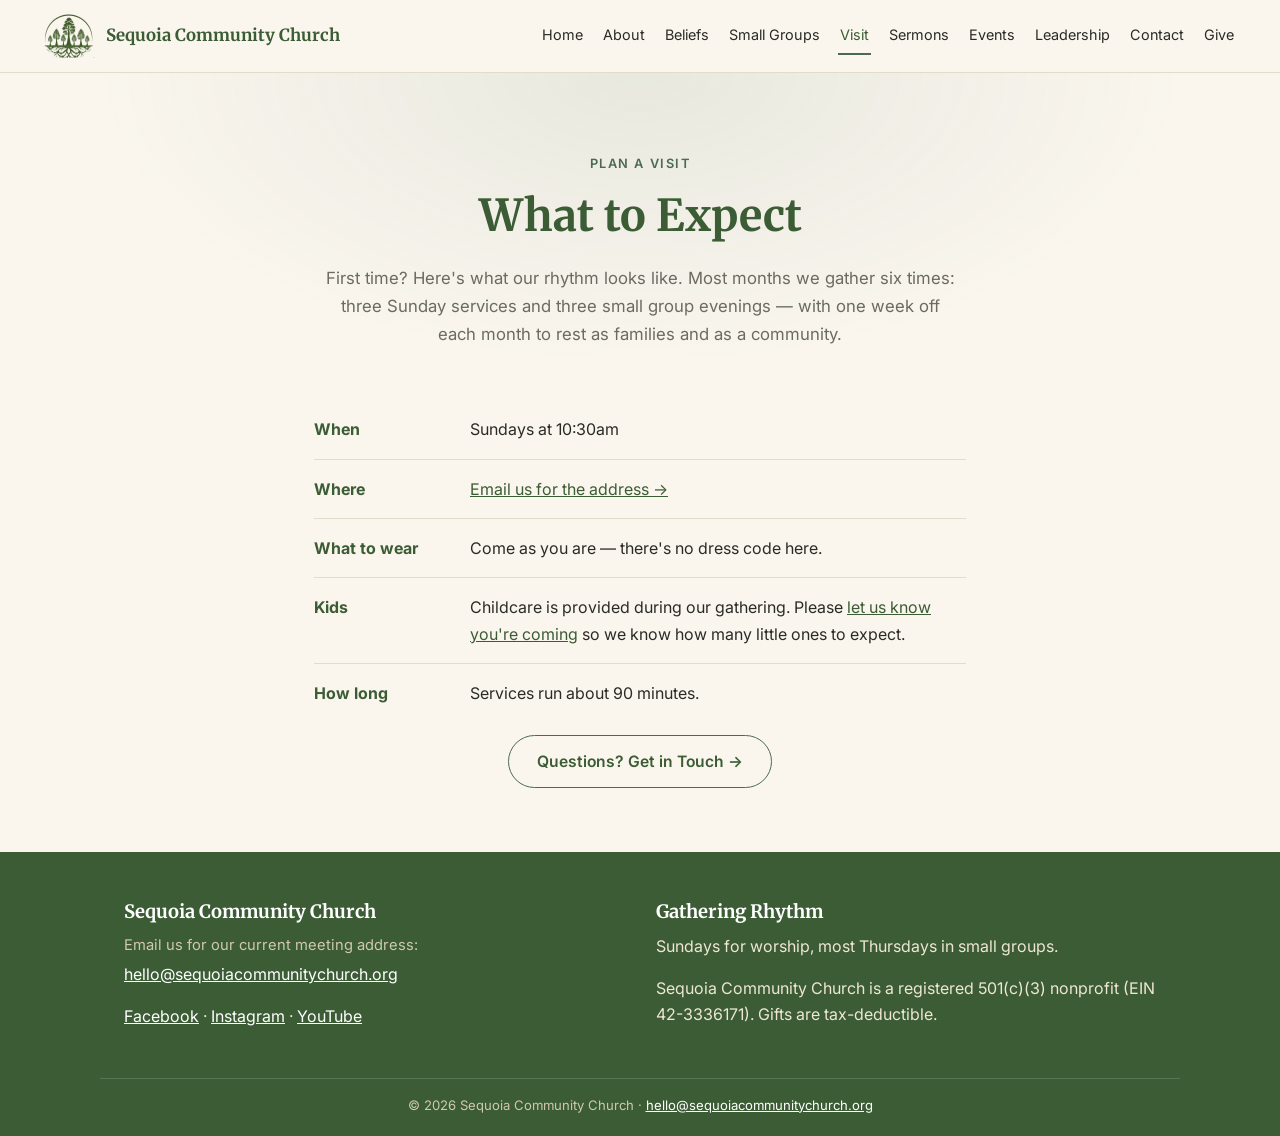
<file: visit.html>
<!doctype html>
<html lang="en">
<head>
<meta charset="UTF-8">
<meta name="viewport" content="width=device-width, initial-scale=1">
<title>Plan a Visit — Sequoia Community Church</title>
<meta name="description" content="What to expect on your first visit to Sequoia Community Church.">
<link rel="icon" type="image/png" href="favicon.png">
<link rel="apple-touch-icon" href="apple-touch-icon.png">
<link rel="preconnect" href="https://fonts.googleapis.com">
<link rel="preconnect" href="https://fonts.gstatic.com" crossorigin>
<link href="https://fonts.googleapis.com/css2?family=Merriweather:wght@400;700;900&family=Inter:wght@400;500;600;700&display=swap" rel="stylesheet">
<link rel="canonical" href="https://sequoiacommunitychurch.org/visit">
<link rel="stylesheet" href="styles.css?v=2">
</head>
<body>
<header class="site-header">
  <div class="wrap header-inner">
    <a href="/" class="brand">
      <img src="logo-mark.png" alt="Sequoia Community Church logo">
      Sequoia Community Church
    </a>
    <button class="nav-toggle" aria-label="Toggle menu">&#9776;</button>
    <nav class="site-nav">
      <a href="/">Home</a>
      <a href="/about">About</a>
      <a href="/beliefs">Beliefs</a>
      <a href="/small-groups">Small Groups</a>
      <a href="/visit" class="active">Visit</a>
      <a href="/sermons">Sermons</a>
      <a href="/events">Events</a>
      <a href="/leadership">Leadership</a>
      <a href="/contact">Contact</a>
      <a href="/give">Give</a>
    </nav>
  </div>
</header>

<section class="hero" style="padding-bottom:40px;">
  <div class="wrap">
    <div class="eyebrow">Plan a Visit</div>
    <h1>What to Expect</h1>
    <p class="lede">First time? Here's what our rhythm looks like. Most months we gather six times: three Sunday services and three small group evenings &mdash; with one week off each month to rest as families and as a community.</p>
  </div>
</section>

<section class="section" style="padding-top:0;">
  <div class="wrap" style="max-width:700px;">
    <ul class="detail-list">
      <li>
        <span class="label">When</span>
        <span>Sundays at 10:30am</span>
      </li>
      <li>
        <span class="label">Where</span>
        <span><a href="mailto:hello@sequoiacommunitychurch.org">Email us for the address &rarr;</a></span>
      </li>
      <li>
        <span class="label">What to wear</span>
        <span>Come as you are &mdash; there's no dress code here.</span>
      </li>
      <li>
        <span class="label">Kids</span>
        <span>Childcare is provided during our gathering. Please <a href="mailto:hello@sequoiacommunitychurch.org?subject=Kids%20Registration">let us know you're coming</a> so we know how many little ones to expect.</span>
      </li>
      <li>
        <span class="label">How long</span>
        <span>Services run about 90 minutes.</span>
      </li>
    </ul>
    <div class="center mt">
      <a href="/contact" class="btn outline">Questions? Get in Touch &rarr;</a>
    </div>
  </div>
</section>

<footer class="site-footer">
  <div class="wrap footer-inner">
    <div>
      <h3 style="color:#fff;">Sequoia Community Church</h3>
      <p class="info-note">Email us for our current meeting address:</p>
      <p><a href="mailto:hello@sequoiacommunitychurch.org">hello@sequoiacommunitychurch.org</a></p>
      <p><a href="https://www.facebook.com/SequoiaCommunityChurch" target="_blank" rel="noopener">Facebook</a> &middot; <a href="https://www.instagram.com/sequoiacommunitychurch/" target="_blank" rel="noopener">Instagram</a> &middot; <a href="https://www.youtube.com/@SequoiaCommunityChurch" target="_blank" rel="noopener">YouTube</a></p>
    </div>
    <div>
      <h3 style="color:#fff;">Gathering Rhythm</h3>
      <p>Sundays for worship, most Thursdays in small groups.</p>
      <p>Sequoia Community Church is a registered 501(c)(3) nonprofit (EIN 42-3336171). Gifts are tax-deductible.</p>
    </div>
  </div>
  <p class="fine-print">&copy; 2026 Sequoia Community Church &middot; <a href="mailto:hello@sequoiacommunitychurch.org">hello@sequoiacommunitychurch.org</a></p>
</footer>
<script src="script.js"></script>
</body>
</html>
</file>
<file: styles.css>
/* Sequoia Community Church — shared stylesheet */

:root {
  --green-dark: #3b5c34;
  --green: #4a6b52;
  --green-light: #7a9a80;
  --cream: #faf6ee;
  --cream-deep: #f2ead9;
  --text: #2b2b26;
  --muted: #6b6b60;
  --border: #e3dcc8;
  --todo-bg: #fff6e0;
  --todo-border: #e0b84b;
  --max: 1080px;
}

* { box-sizing: border-box; }

html { scroll-behavior: smooth; }

body {
  margin: 0;
  background: var(--cream);
  color: var(--text);
  font-family: "Inter", "Open Sans", -apple-system, BlinkMacSystemFont, sans-serif;
  line-height: 1.65;
  -webkit-font-smoothing: antialiased;
}

h1, h2, h3, h4 {
  font-family: "Merriweather", "Playfair Display", Georgia, serif;
  color: var(--green-dark);
  line-height: 1.25;
  margin: 0 0 0.5em;
}

h1 { font-size: clamp(2rem, 4vw, 2.75rem); }
h2 { font-size: clamp(1.5rem, 3vw, 2rem); }
h3 { font-size: 1.15rem; }

p { margin: 0 0 1em; }

a { color: var(--green-dark); }
a:hover { color: var(--green); }

.wrap {
  max-width: var(--max);
  margin: 0 auto;
  padding: 0 24px;
}

/* Header / nav */
.site-header {
  position: sticky;
  top: 0;
  z-index: 50;
  background: rgba(250, 246, 238, 0.95);
  backdrop-filter: saturate(180%) blur(6px);
  border-bottom: 1px solid var(--border);
}

.site-header .wrap {
  max-width: 1240px;
}

.header-inner {
  display: flex;
  align-items: center;
  justify-content: space-between;
  height: 72px;
}

.brand {
  display: flex;
  align-items: center;
  gap: 10px;
  text-decoration: none;
  color: var(--green-dark);
  font-family: "Merriweather", serif;
  font-weight: 700;
  font-size: 1.05rem;
  white-space: nowrap;
}

.brand svg { width: 30px; height: 30px; flex-shrink: 0; }
.brand img { height: 44px; width: auto; flex-shrink: 0; }

.nav-toggle {
  display: none;
  background: none;
  border: 1px solid var(--border);
  border-radius: 6px;
  font-size: 1.3rem;
  padding: 4px 10px;
  cursor: pointer;
  color: var(--green-dark);
}

.site-nav {
  display: flex;
  align-items: center;
  gap: 16px;
  flex-wrap: wrap;
}

.site-nav a {
  text-decoration: none;
  color: var(--text);
  font-size: 0.9rem;
  white-space: nowrap;
  padding: 6px 2px;
  border-bottom: 2px solid transparent;
}

.site-nav a:hover,
.site-nav a.active {
  color: var(--green-dark);
  border-bottom-color: var(--green);
}

@media (max-width: 1200px) {
  .nav-toggle { display: inline-block; }
  .site-nav {
    display: none;
    position: absolute;
    top: 72px;
    left: 0;
    right: 0;
    max-height: calc(100vh - 72px);
    overflow-y: auto;
    background: var(--cream);
    border-bottom: 1px solid var(--border);
    flex-direction: column;
    align-items: flex-start;
    padding: 12px 24px 20px;
    gap: 14px;
  }
  .site-nav.open { display: flex; }
}

/* Hero */
.hero {
  padding: 80px 0 64px;
  text-align: center;
  background:
    radial-gradient(ellipse at top, rgba(74,107,82,0.10), transparent 60%),
    var(--cream);
}

.hero .eyebrow {
  text-transform: uppercase;
  letter-spacing: 0.12em;
  color: var(--green);
  font-weight: 600;
  font-size: 0.8rem;
  margin-bottom: 14px;
}

.hero h1 { max-width: 720px; margin-left: auto; margin-right: auto; }

.hero .subhead {
  font-family: "Merriweather", serif;
  font-style: italic;
  color: var(--green);
  font-size: 1.15rem;
  margin-bottom: 18px;
}

.hero .lede {
  max-width: 640px;
  margin: 0 auto 28px;
  color: var(--muted);
  font-size: 1.05rem;
}

/* Buttons */
.btn {
  display: inline-block;
  background: var(--green);
  color: #fff !important;
  text-decoration: none;
  padding: 13px 28px;
  border-radius: 999px;
  font-weight: 600;
  font-size: 0.98rem;
  transition: background 0.15s ease;
}

.btn:hover { background: var(--green-dark); }

.btn.outline {
  background: transparent;
  color: var(--green-dark) !important;
  border: 1.5px solid var(--green);
}

.btn.outline:hover { background: var(--cream-deep); }

/* Info band */
.info-band {
  background: var(--green-dark);
  color: #fff;
}

.info-band .wrap {
  display: flex;
  flex-wrap: wrap;
  gap: 24px;
  justify-content: center;
  align-items: center;
  padding: 22px 24px;
  text-align: center;
  font-size: 1rem;
}

.info-band strong { color: #e9e2c8; }

/* Sections */
.section {
  padding: 64px 0;
}

.section.alt { background: var(--cream-deep); }

.section .kicker {
  text-transform: uppercase;
  letter-spacing: 0.1em;
  color: var(--green);
  font-weight: 700;
  font-size: 0.78rem;
  margin-bottom: 10px;
}

.two-col {
  display: grid;
  grid-template-columns: 1fr 1fr;
  gap: 48px;
  align-items: start;
}

@media (max-width: 760px) {
  .two-col { grid-template-columns: 1fr; }
}

/* Cards / grid */
.card-grid {
  display: grid;
  grid-template-columns: repeat(auto-fit, minmax(220px, 1fr));
  gap: 22px;
  margin-top: 24px;
}

.card {
  background: #fff;
  border: 1px solid var(--border);
  border-radius: 14px;
  padding: 24px;
}

.card h3 { margin-bottom: 8px; }

/* Leadership grid */
.people-grid {
  display: grid;
  grid-template-columns: repeat(auto-fit, minmax(230px, 1fr));
  gap: 26px;
  margin-top: 28px;
}

.person {
  background: #fff;
  border: 1px solid var(--border);
  border-radius: 14px;
  padding: 24px;
  text-align: center;
}

.person .avatar {
  width: 84px;
  height: 84px;
  border-radius: 50%;
  background: var(--cream-deep);
  border: 2px solid var(--green-light);
  margin: 0 auto 14px;
  display: flex;
  align-items: center;
  justify-content: center;
  color: var(--green);
  font-family: "Merriweather", serif;
  font-weight: 700;
  font-size: 1.4rem;
}

.person .word {
  display: inline-block;
  margin-top: 6px;
  font-size: 0.78rem;
  letter-spacing: 0.08em;
  text-transform: uppercase;
  color: var(--green);
  font-weight: 700;
}

/* Leadership photos */
.team-photo {
  margin: 0 auto;
  max-width: 980px;
}
.team-photo img {
  display: block;
  width: 100%;
  height: auto;
  border-radius: 14px;
  border: 1px solid var(--border);
}
.person .avatar-photo {
  display: block;
  width: 140px;
  height: 140px;
  object-fit: cover;
  padding: 0;
}

/* Belief list */
.belief-list {
  list-style: none;
  margin: 0;
  padding: 0;
  display: grid;
  gap: 12px;
}

.belief-list li {
  background: #fff;
  border: 1px solid var(--border);
  border-left: 4px solid var(--green);
  border-radius: 8px;
  padding: 14px 18px;
}

/* Detail list (Plan a Visit) */
.detail-list { list-style: none; padding: 0; margin: 0; display: grid; gap: 16px; }
.detail-list li {
  display: grid;
  grid-template-columns: 140px 1fr;
  gap: 16px;
  padding-bottom: 16px;
  border-bottom: 1px solid var(--border);
}
.detail-list li:last-child { border-bottom: none; padding-bottom: 0; }
.detail-list .label { font-weight: 700; color: var(--green-dark); }

@media (max-width: 560px) {
  .detail-list li { grid-template-columns: 1fr; gap: 4px; }
}

/* Todo callout */
.todo {
  background: var(--todo-bg);
  border: 1px solid var(--todo-border);
  border-radius: 10px;
  padding: 14px 18px;
  font-size: 0.92rem;
  color: #5a4a12;
  margin: 16px 0;
}

.todo strong { color: #7a5e00; }

.todo-inline {
  background: var(--todo-bg);
  border: 1px solid var(--todo-border);
  border-radius: 6px;
  padding: 1px 8px;
  color: #7a5e00;
  font-style: normal;
  font-weight: 600;
}

.info-band .todo-inline {
  background: rgba(255,255,255,0.14);
  border-color: rgba(224,184,75,0.7);
  color: #ffe9a8;
}

/* Embed placeholder */
.embed-frame {
  border: 1px dashed var(--green-light);
  border-radius: 14px;
  background: #fff;
  min-height: 340px;
  display: flex;
  align-items: center;
  justify-content: center;
  text-align: center;
  padding: 32px;
}

.embed-frame iframe { width: 100%; height: 640px; border: 0; border-radius: 12px; }

/* Footer */
.site-footer {
  background: var(--green-dark);
  color: #eee7d3;
  padding: 48px 0 20px;
}

.footer-inner {
  display: grid;
  grid-template-columns: 1fr 1fr;
  gap: 32px;
}

@media (max-width: 700px) {
  .footer-inner { grid-template-columns: 1fr; }
}

.site-footer a { color: #fff; }
.site-footer .todo { background: rgba(255,255,255,0.08); border-color: rgba(224,184,75,0.6); color: #f4e8bd; }
.site-footer .todo strong { color: #ffe08a; }
.site-footer .info-note { color: #cfc9ad; margin-bottom: 4px; }

.fine-print {
  max-width: var(--max);
  margin: 32px auto 0;
  padding: 16px 24px 0;
  border-top: 1px solid rgba(255,255,255,0.15);
  font-size: 0.82rem;
  color: #cfc9ad;
  text-align: center;
}

.center { text-align: center; }
.mt { margin-top: 28px; }

.smallcaps { font-variant: small-caps; }

/* Scripture / verse callout */
.verse-band {
  background: var(--cream-deep);
  border-top: 1px solid var(--border);
  border-bottom: 1px solid var(--border);
  padding: 56px 0;
}

.verse-band blockquote {
  margin: 0 auto;
  max-width: 620px;
  font-family: "Merriweather", serif;
  font-style: italic;
  color: var(--green-dark);
  font-size: 1.08rem;
  line-height: 1.85;
  text-align: center;
}

.verse-band blockquote p { margin: 0 0 1.1em; }
.verse-band blockquote p:last-child { margin-bottom: 0; }

.verse-cite {
  display: block;
  margin-top: 22px;
  font-family: "Inter", sans-serif;
  font-style: normal;
  font-weight: 700;
  letter-spacing: 0.06em;
  text-transform: uppercase;
  font-size: 0.78rem;
  color: var(--green);
}

/* Inline note / decided-info link (replaces amber todo once a placeholder is settled) */
.info-note {
  font-size: 0.92rem;
  color: var(--muted);
}

.logo-full {
  display: block;
  max-width: 260px;
  width: 100%;
  height: auto;
  margin: 0 auto 20px;
}
</file>
